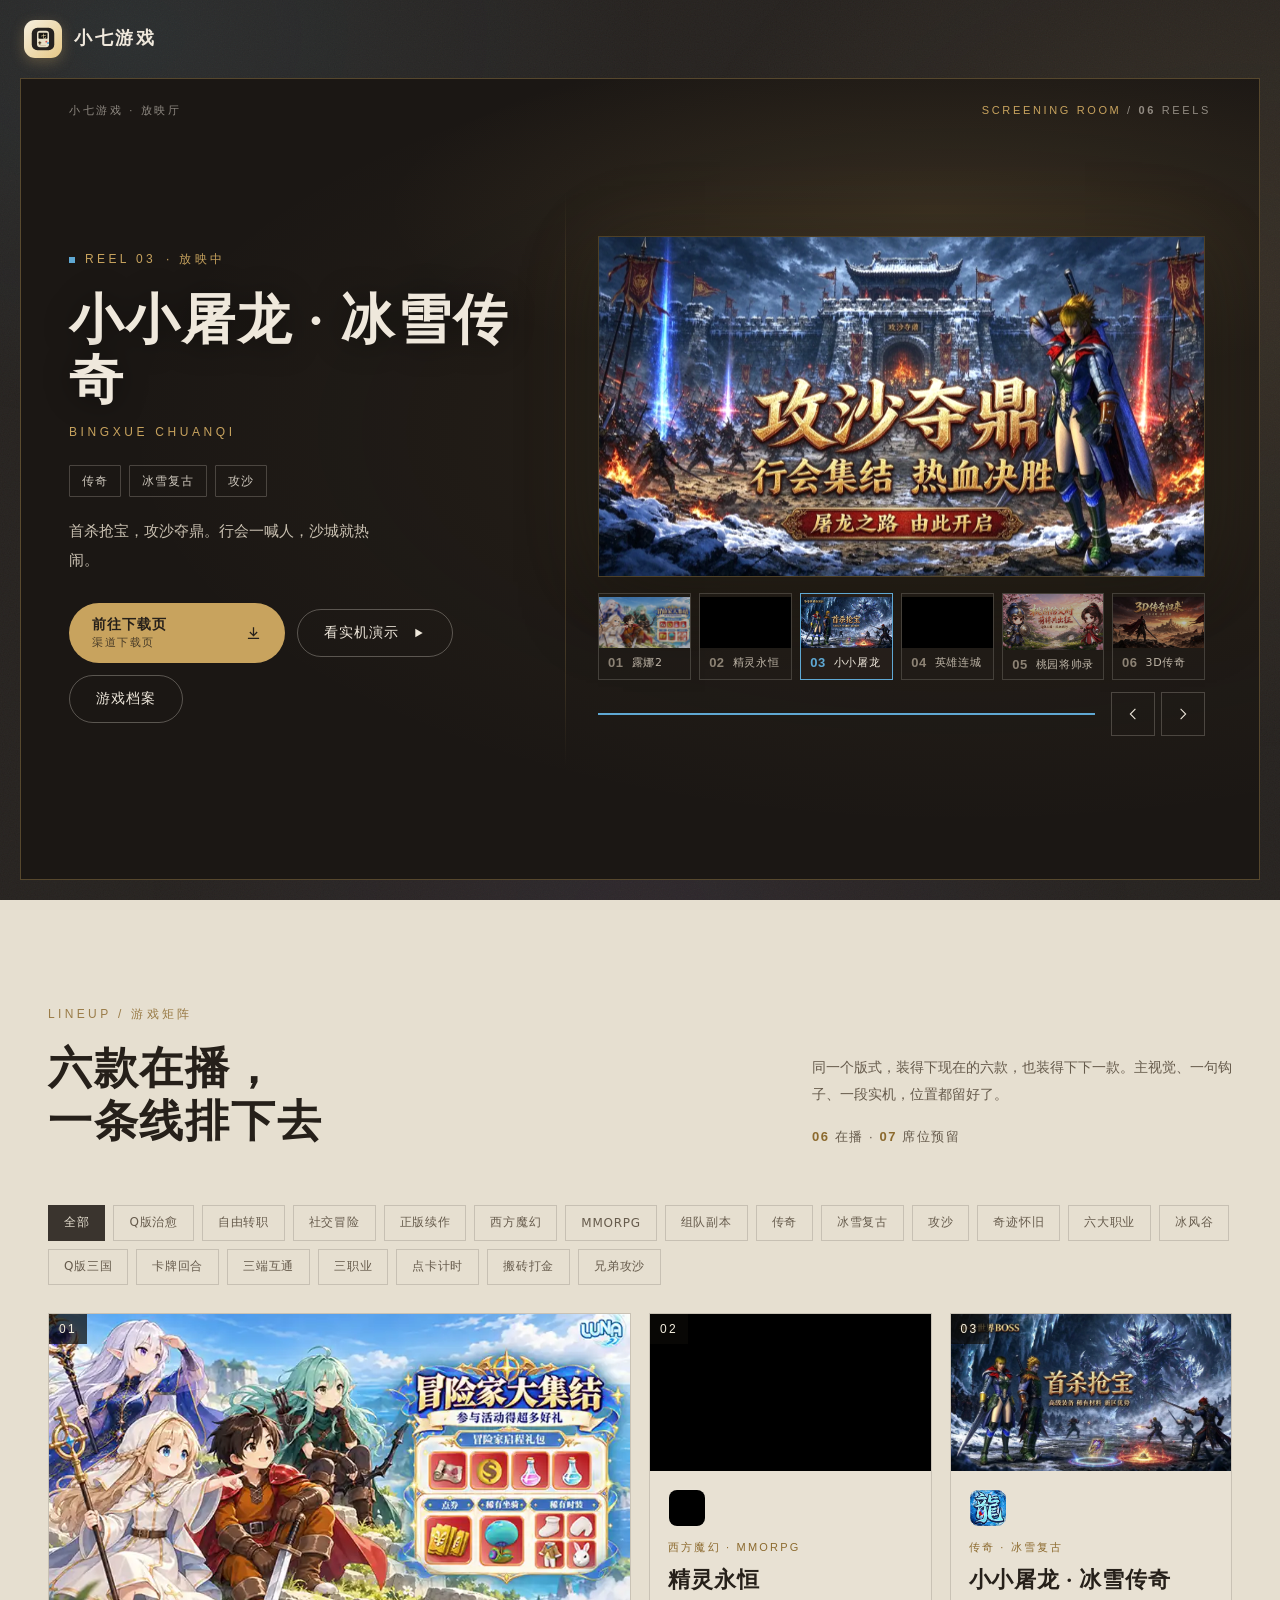
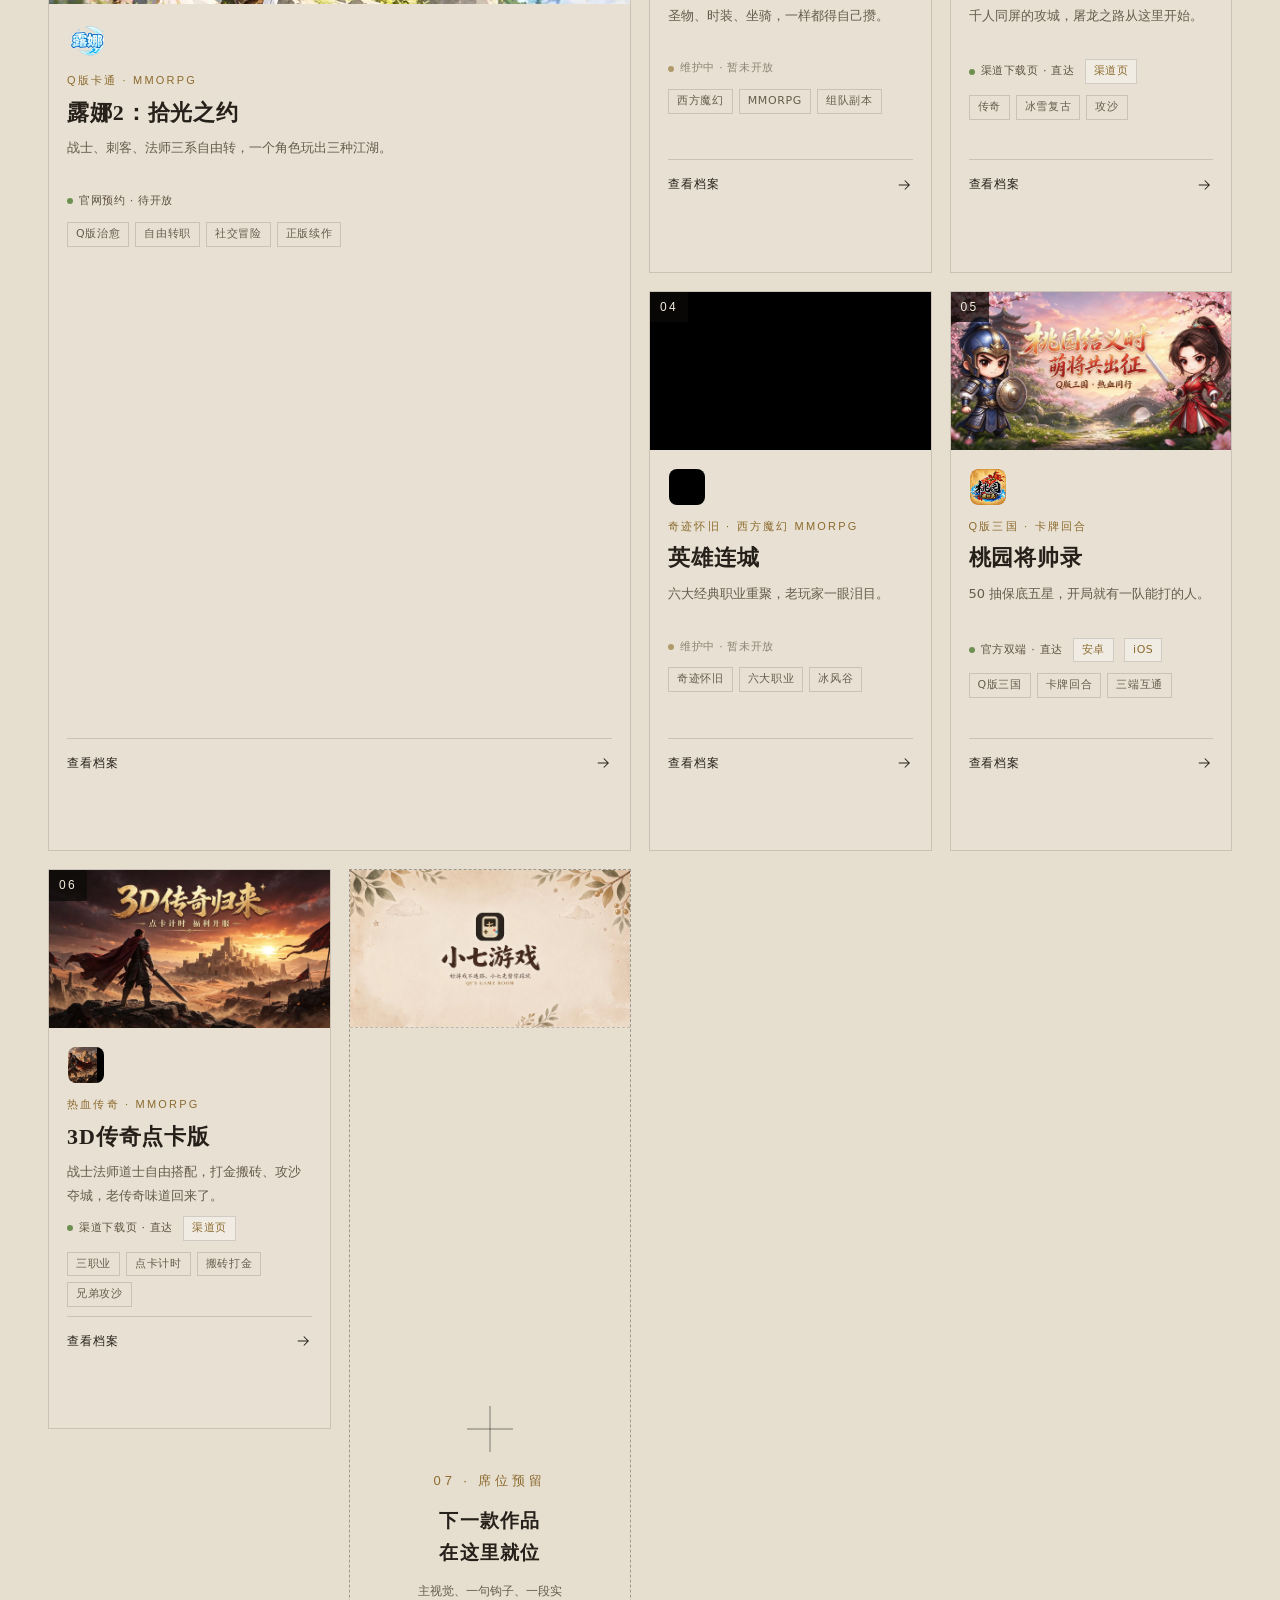
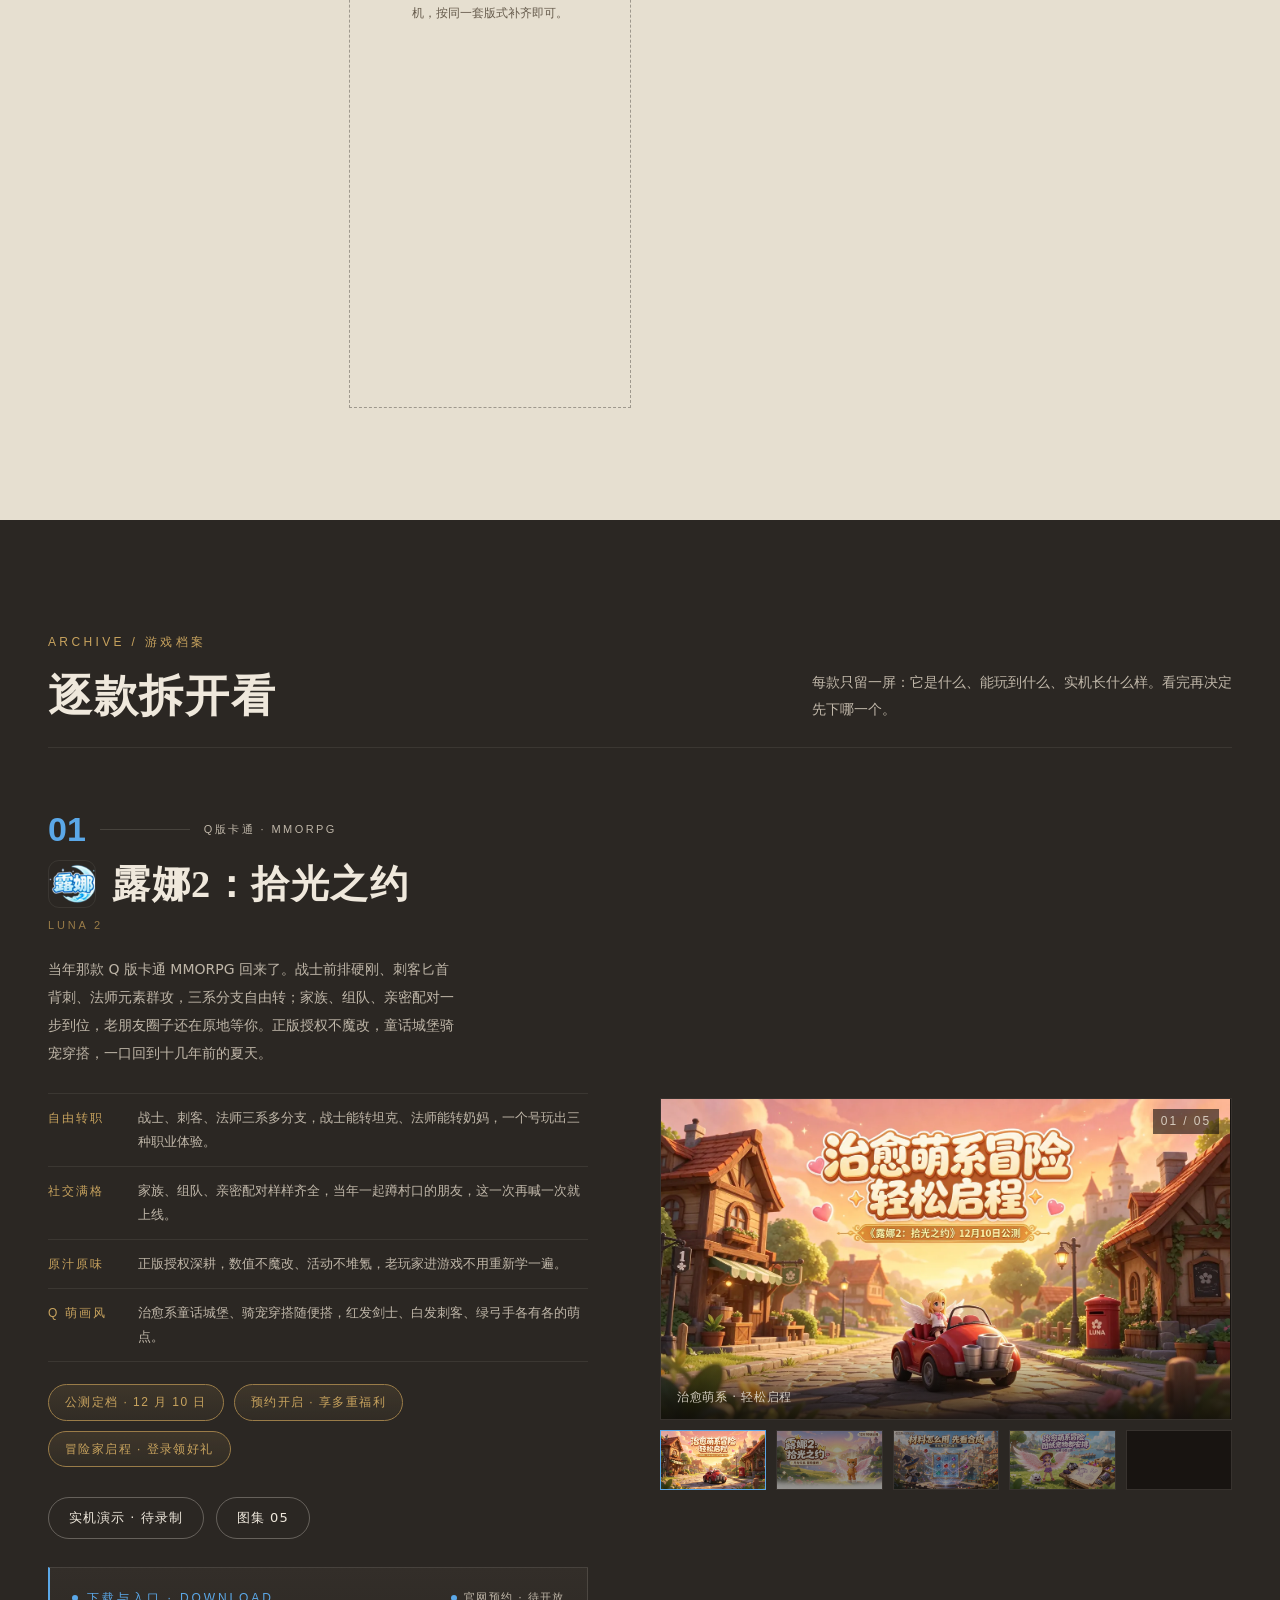
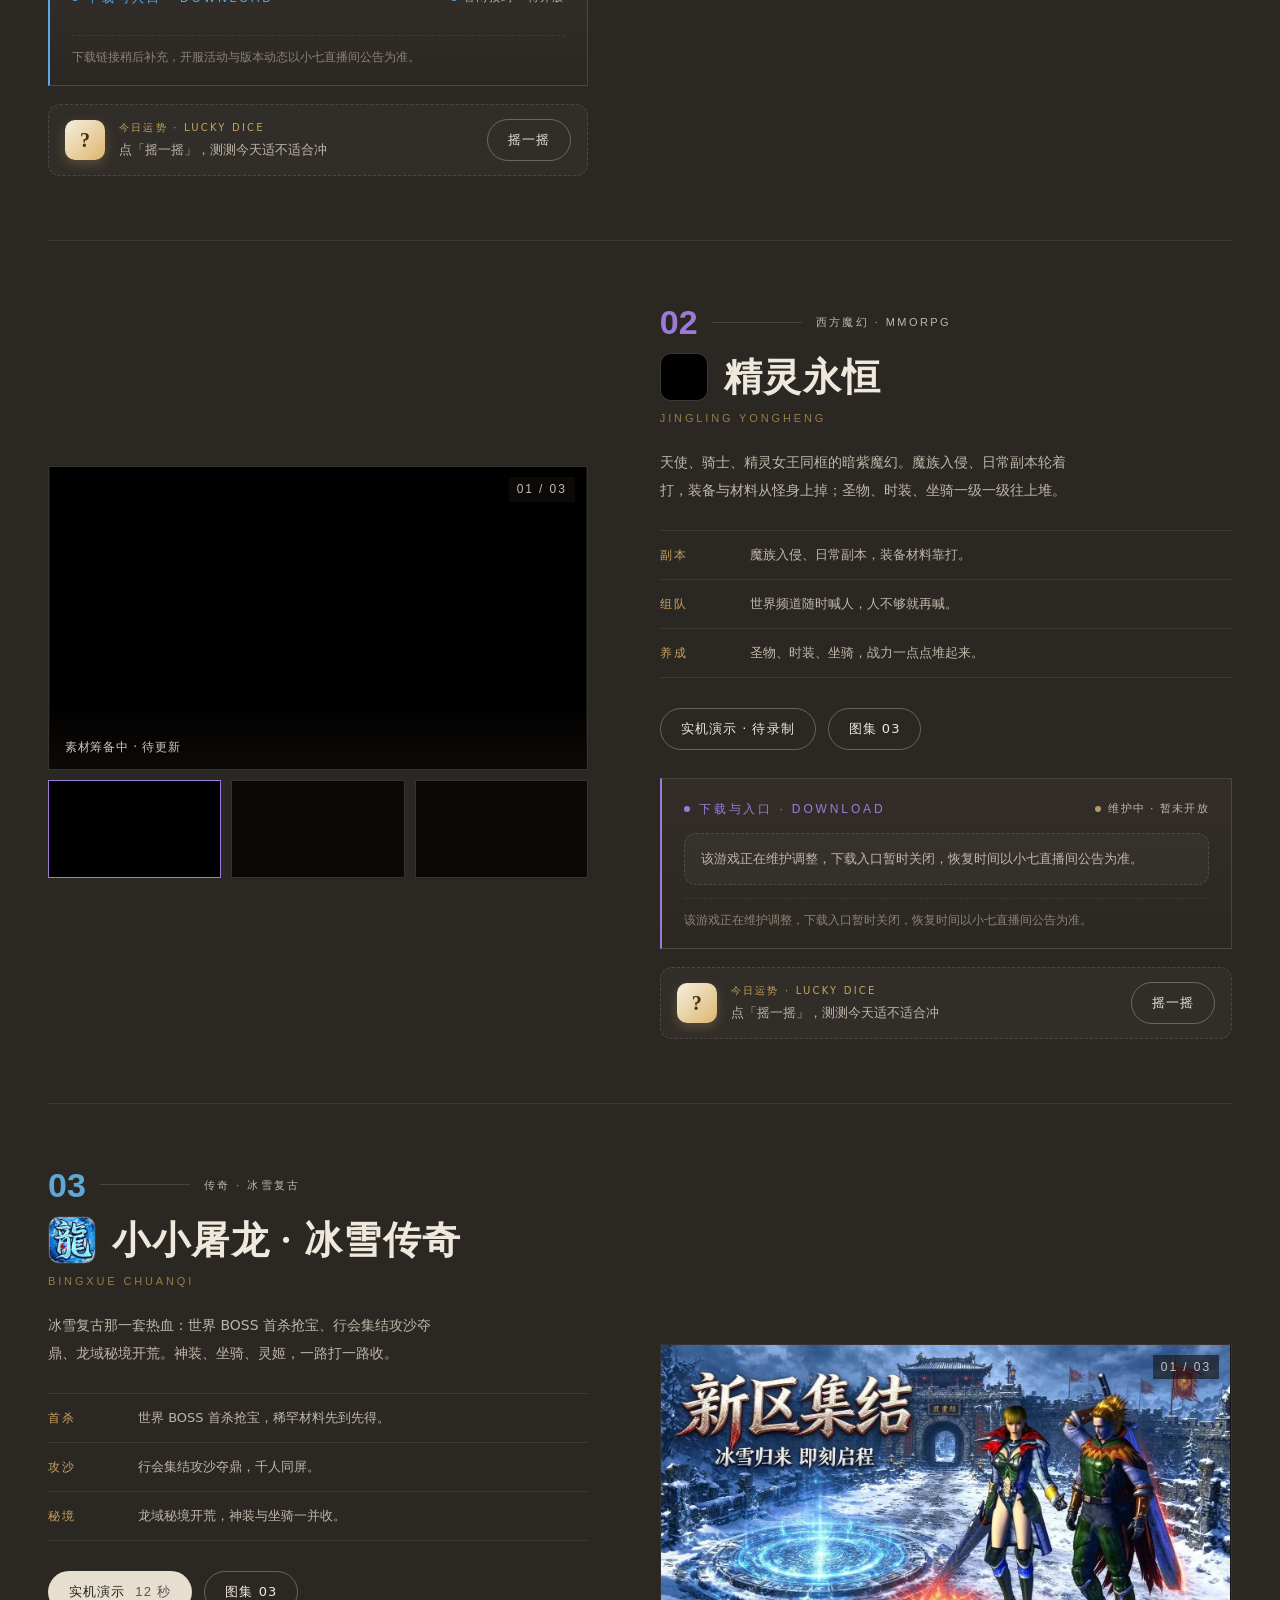
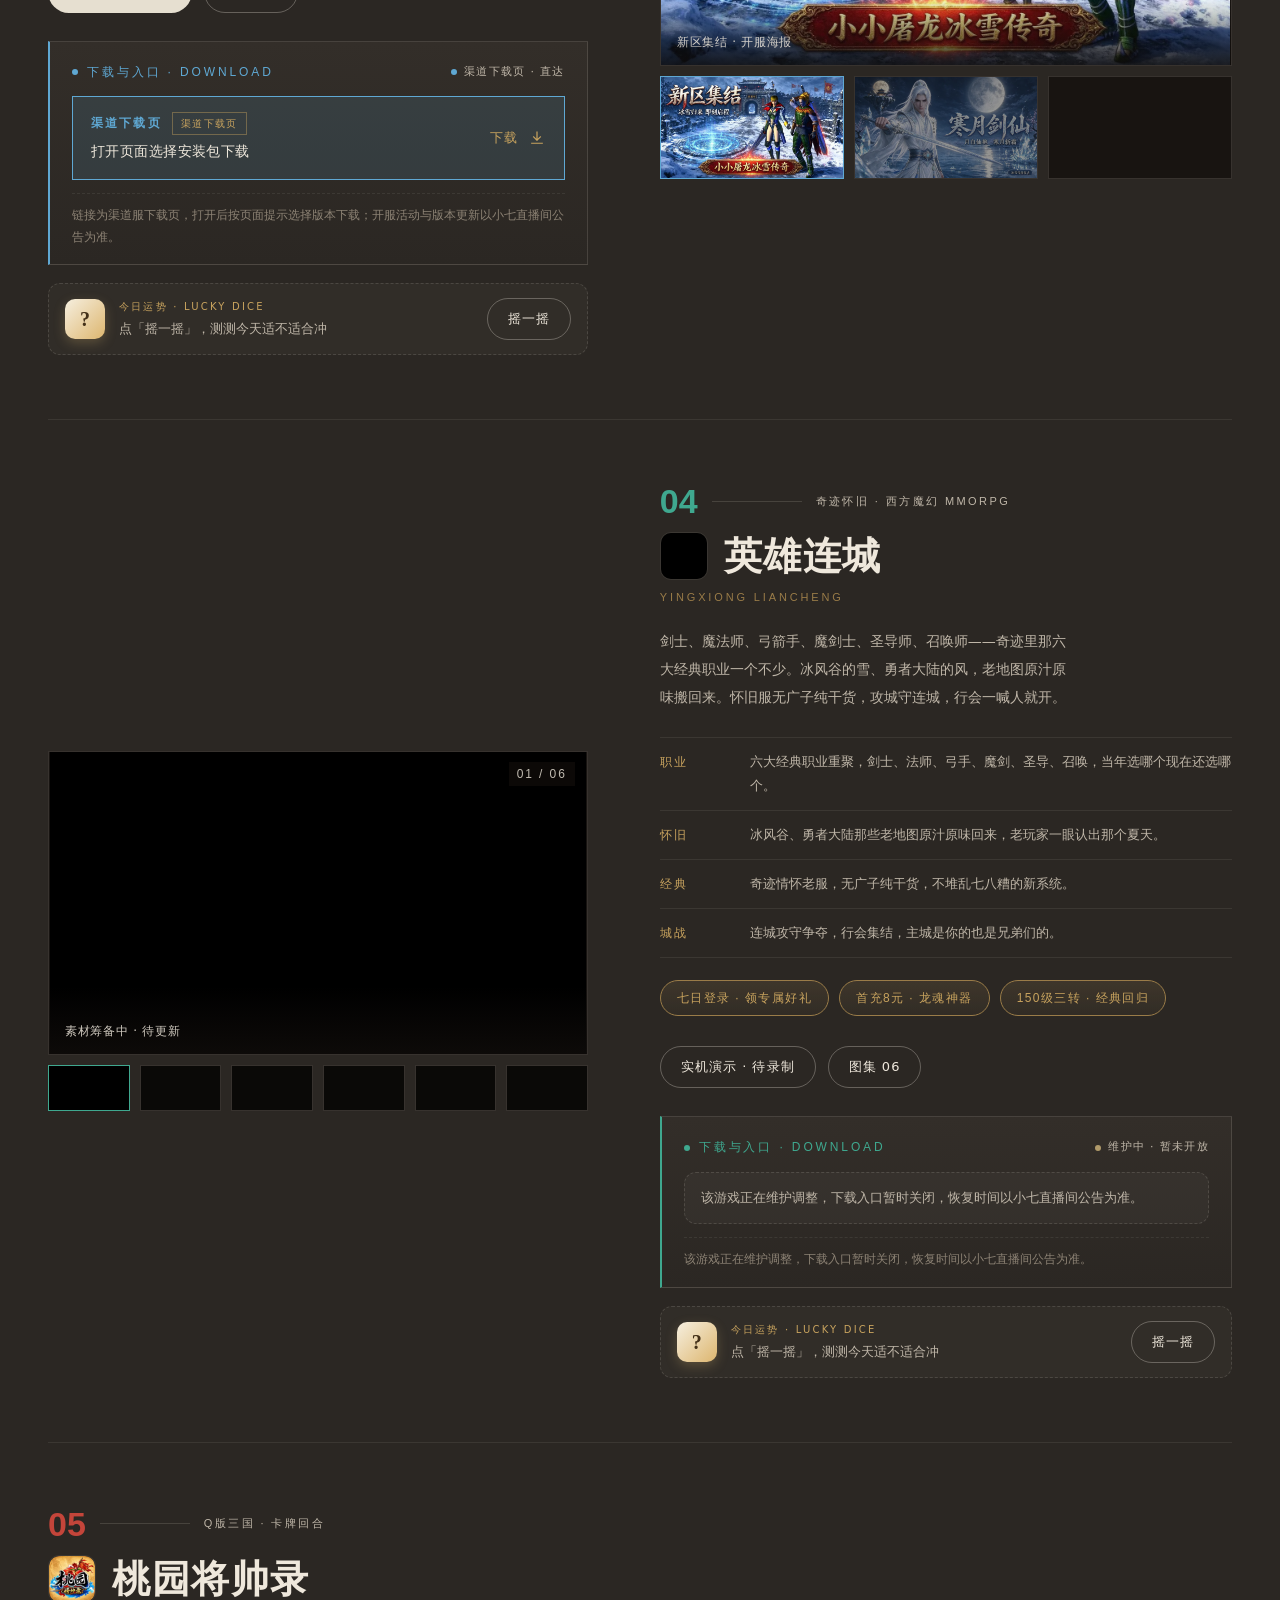
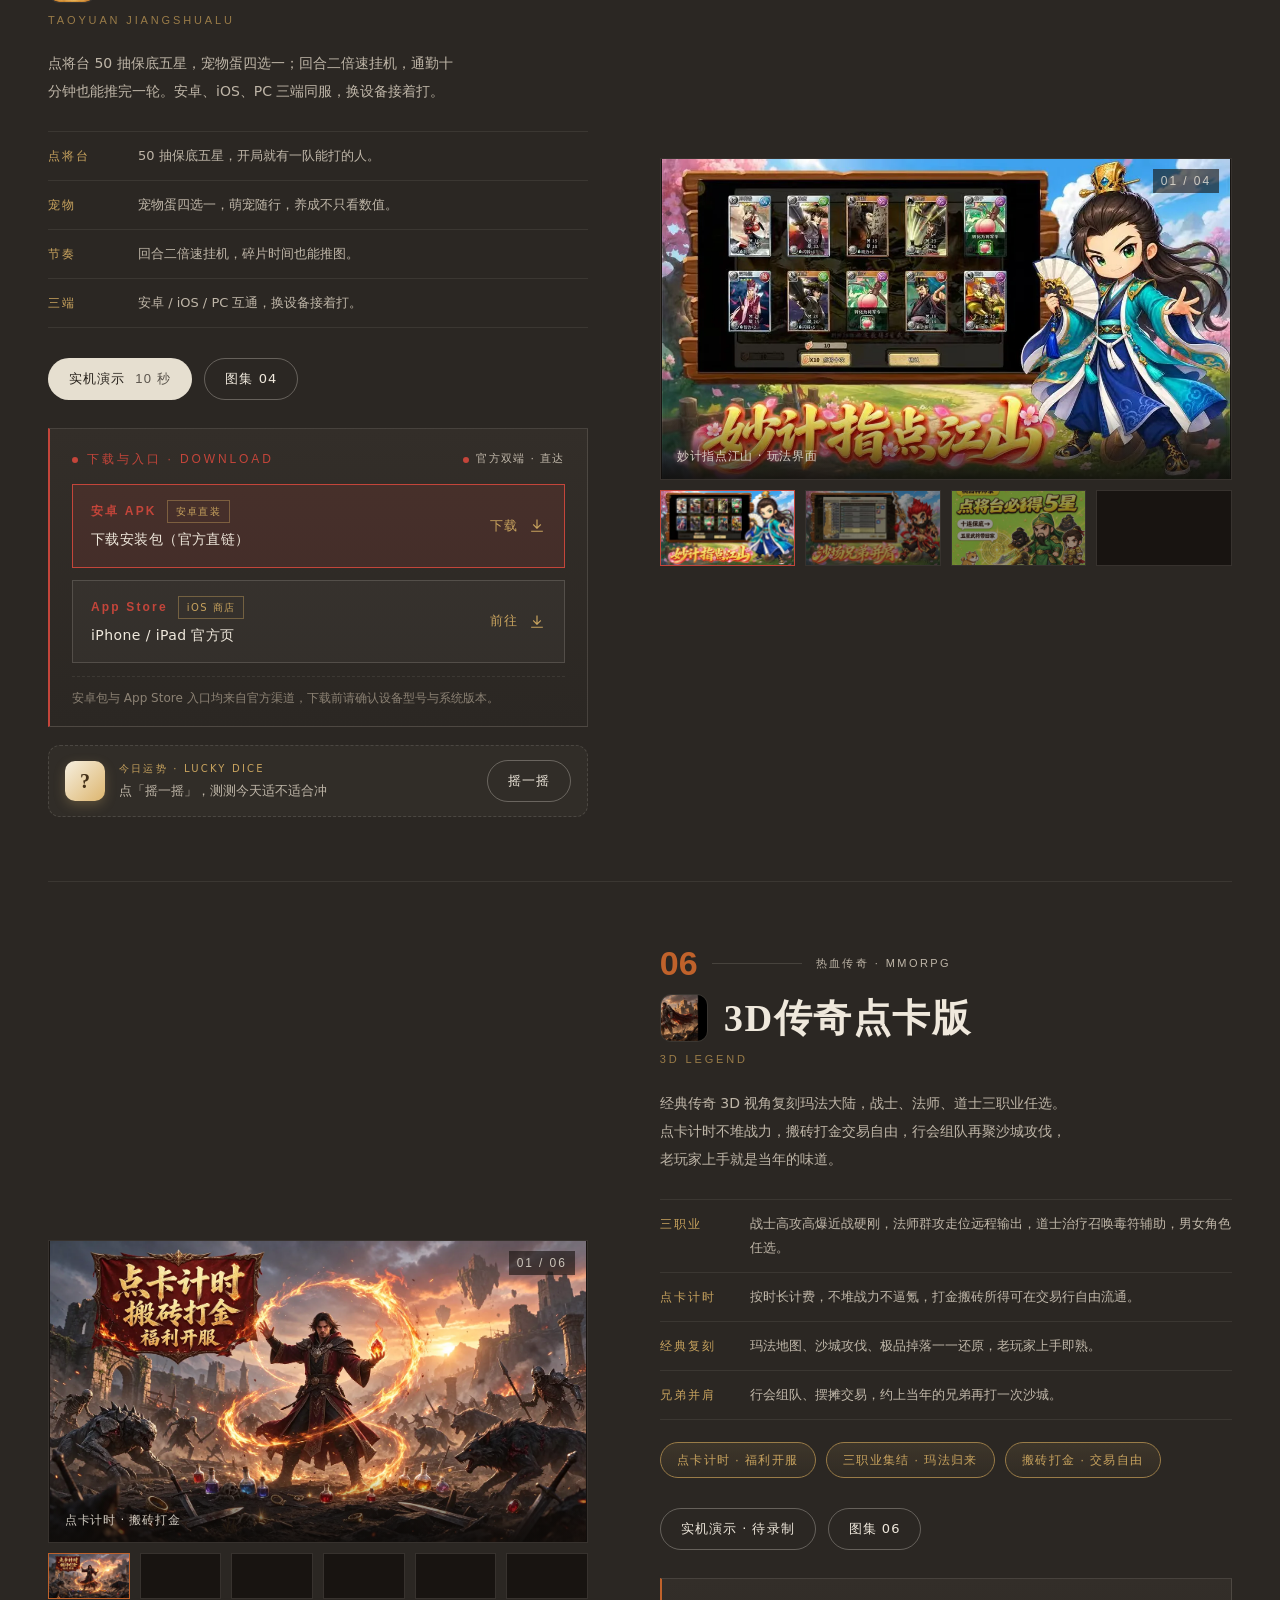
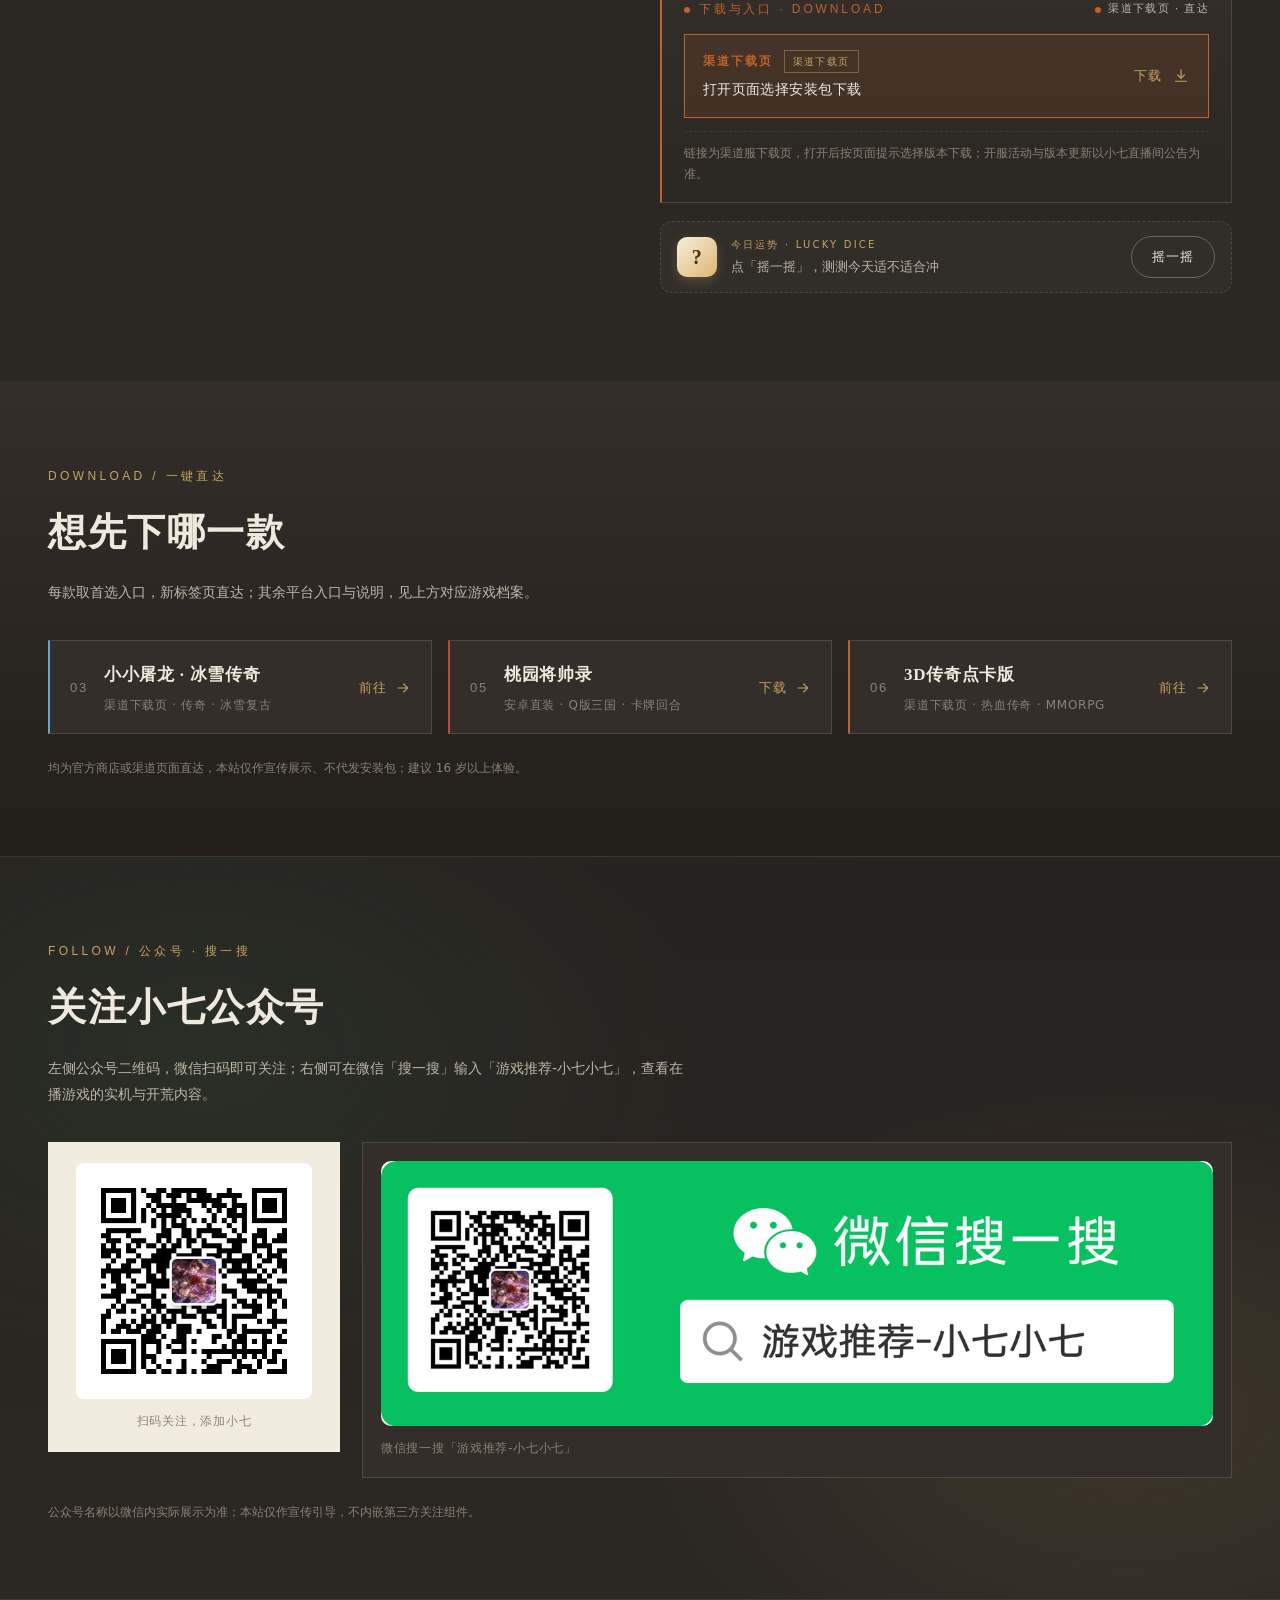
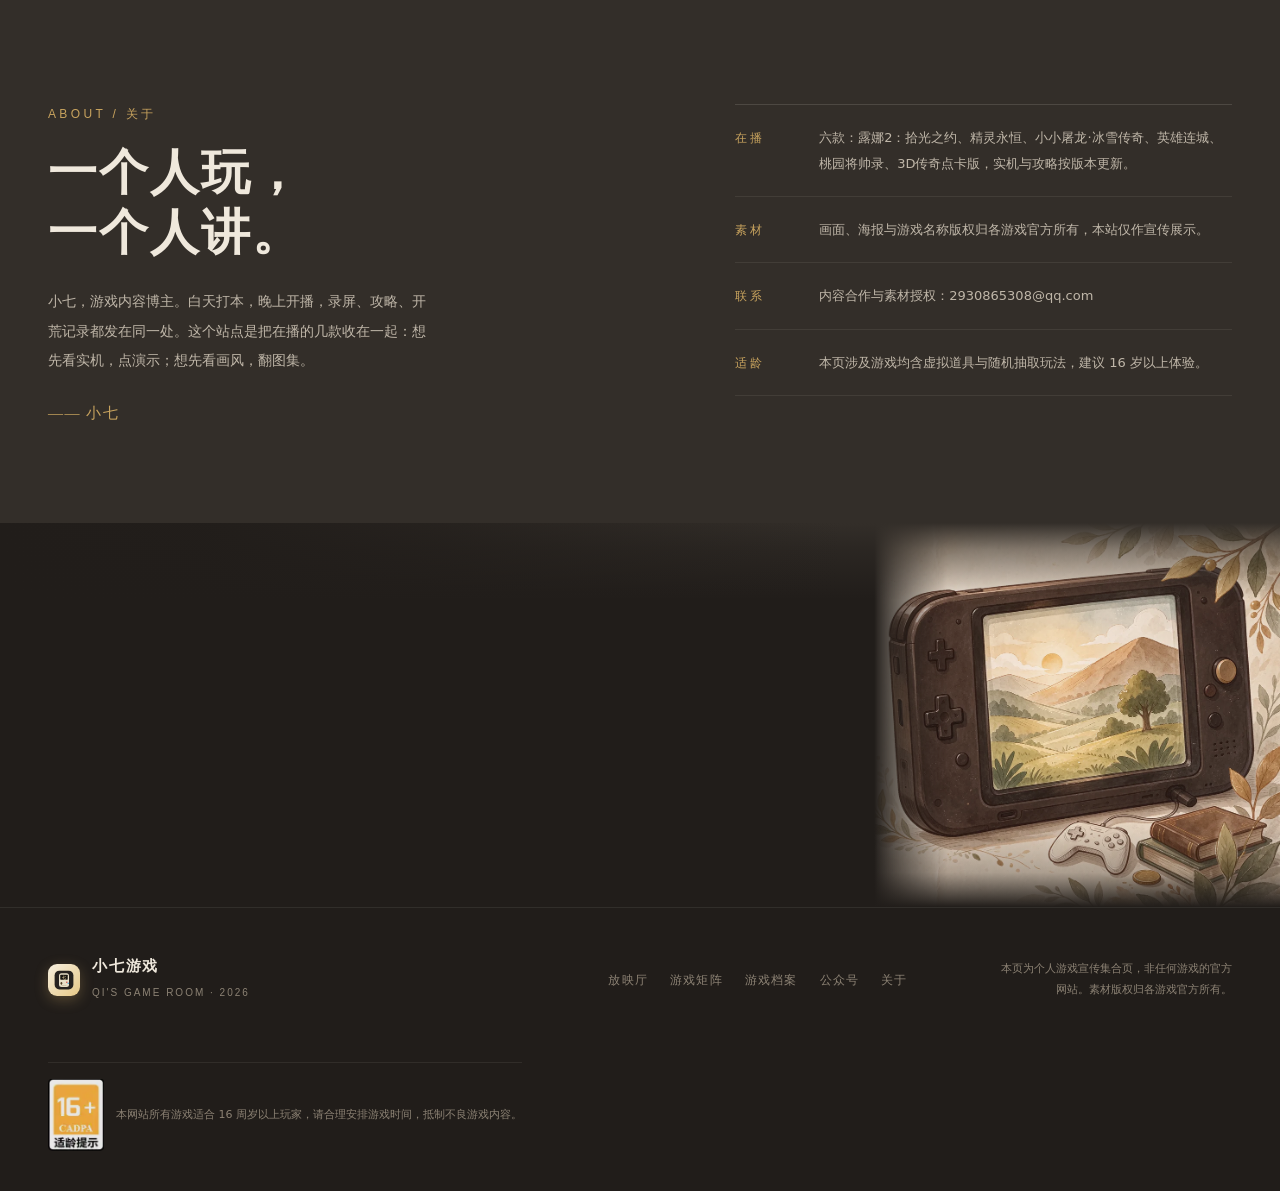
<file: index.html>
<!DOCTYPE html>
<html lang="zh-CN">
<head>
<meta charset="UTF-8">
<meta name="viewport" content="width=device-width, initial-scale=1.0">
<title>小七游戏 · 六款在播｜露娜2拾光之约 · 精灵永恒 · 小小屠龙冰雪传奇 · 英雄连城 · 桃园将帅录 · 3D传奇点卡版</title>
<meta name="description" content="小七的游戏放映厅：露娜2：拾光之约、精灵永恒、小小屠龙·冰雪传奇、英雄连城、桃园将帅录、3D传奇点卡版，六款在播游戏的实机演示、海报图集与获取入口。一个页面看全，下一款作品留好了位置。">
<meta name="keywords" content="小七游戏,露娜2拾光之约,精灵永恒,小小屠龙,冰雪传奇,英雄连城,桃园将帅录,手游,实机演示,游戏集合">
<meta name="theme-color" content="#26221F">
<meta property="og:type" content="website">
<meta property="og:title" content="小七游戏 · 六款在播">
<meta property="og:description" content="露娜2：拾光之约、精灵永恒、小小屠龙·冰雪传奇、英雄连城、桃园将帅录，实机演示与海报图集一站看完。">
<meta property="og:image" content="assets/img/brand-card.webp">
<meta property="og:image:width" content="1200">
<meta property="og:image:height" content="675">
<meta property="og:locale" content="zh_CN">
<meta property="og:url" content="https://xqsy77.com/">
<link rel="canonical" href="https://xqsy77.com/">
<meta name="robots" content="index,follow,max-image-preview:large">
<meta name="format-detection" content="telephone=no">
<meta name="baidu-site-verification" content="codeva-enFO51wfS7" />
<link rel="icon" type="image/svg+xml" href="assets/logo.svg">
<link rel="stylesheet" href="assets/site.css">
</head>
<body>
<div class="read-progress" aria-hidden="true"><i id="readBar"></i></div>
<a class="skip-link" href="#main">跳到主要内容</a>

<header class="site-head" id="head">
  <div class="head-inner">
    <a class="brand" href="#top" aria-label="小七游戏 首页">
      <span class="brand-mark" aria-hidden="true"><svg class="brand-ico" viewBox="0 0 64 64"><rect x="2" y="2" width="60" height="60" rx="15" fill="#26221F"/><rect x="16" y="10" width="32" height="44" rx="8" fill="#E8DFC8"/><rect x="20" y="15" width="24" height="16" rx="2" fill="#1A1712"/><text x="32" y="28" text-anchor="middle" font-family="serif" font-weight="900" font-size="14" fill="#E8D5A8">七</text><g fill="#433018"><rect x="22" y="38" width="3" height="9" rx="1"/><rect x="19.5" y="40.5" width="8" height="3" rx="1"/></g><circle cx="41" cy="39" r="2.6" fill="#D9534F"/><circle cx="45.5" cy="42.5" r="2.6" fill="#4A9FD8"/><rect x="24" y="48.5" width="16" height="1.5" rx="0.75" fill="#433018" opacity=".3"/></svg></span>
      <span class="brand-text">小七游戏</span>
    </a>
  </div>
</header>

<main id="main">

  <!-- ===== 放映厅：主视觉 ===== -->
  <section class="screening" id="screening" aria-label="在播游戏主视觉">
    <div class="frame">
      <div class="stage" id="stage" aria-hidden="true"></div>
      <p class="corner tl">小七游戏 · 放映厅</p>
      <p class="corner tr"><span>SCREENING ROOM</span> / <b id="cornerCount">03</b> REELS</p>

      <div class="copy" id="heroCopy">
        <p class="eyebrow"><span class="dot" aria-hidden="true"></span><span id="reelNo">REEL 01</span> · 放映中</p>
        <h1 id="heroTitle">桃园将帅录</h1>
        <p class="latin" id="heroLatin">TAOYUAN JIANGSHUALU</p>
        <ul class="tags" id="heroTags" aria-label="游戏标签"></ul>
        <p class="hook" id="heroHook"></p>
        <div class="cta-row">
          <button class="btn solid dl-hero" type="button" data-act="download" id="heroDlBtn">
            <span class="dl-hero-text"><b id="heroDlMain">立即下载</b><small id="heroDlSub">下载入口</small></span>
            <svg viewBox="0 0 24 24" aria-hidden="true"><path d="M12 4v11m0 0l-4.5-4.5M12 15l4.5-4.5M5 19h14"/></svg>
          </button>
          <button class="btn ghost" type="button" data-act="video">
            <span>看实机演示</span>
            <svg viewBox="0 0 24 24" aria-hidden="true"><path d="M8 5.5v13l11-6.5z"></path></svg>
          </button>
          <button class="btn ghost" type="button" data-act="archive">游戏档案</button>
        </div>
      </div>

      <div class="reel-strip">
        <div class="strip-track" id="stripTrack" aria-label="切换游戏"></div>
        <div class="strip-foot">
          <div class="progress" id="progress" aria-hidden="true"><i id="progressBar"></i></div>
          <div class="strip-nav">
            <button class="nav-btn" id="prevBtn" type="button" aria-label="上一部">
              <svg viewBox="0 0 24 24" aria-hidden="true"><path d="M15 5l-7 7 7 7"></path></svg>
            </button>
            <button class="nav-btn" id="nextBtn" type="button" aria-label="下一部">
              <svg viewBox="0 0 24 24" aria-hidden="true"><path d="M9 5l7 7-7 7"></path></svg>
            </button>
          </div>
        </div>
      </div>
    </div>
  </section>

  <!-- ===== 游戏矩阵：纸质图录 ===== -->
  <section class="lineup" id="lineup" aria-label="游戏矩阵">
    <div class="wrap">
      <header class="sec-head">
        <div>
          <p class="eyebrow dark">LINEUP / 游戏矩阵</p>
          <h2>六款在播，<br>一条线排下去</h2>
        </div>
        <div class="sec-side">
          <p class="lede">同一个版式，装得下现在的六款，也装得下下一款。主视觉、一句钩子、一段实机，位置都留好了。</p>
          <p class="side-note"><b id="lineupCount">03</b> 在播 · <b id="seatCount">04</b> 席位预留</p>
        </div>
      </header>
      <div class="filter-row" id="filterChips" role="group" aria-label="按类型筛选"></div>
      <div class="cards" id="cards"></div>
    </div>
  </section>

  <!-- ===== 游戏档案 ===== -->
  <section class="archive" id="archive" aria-label="游戏档案">
    <div class="wrap">
      <header class="sec-head light">
        <div>
          <p class="eyebrow">ARCHIVE / 游戏档案</p>
          <h2>逐款拆开看</h2>
        </div>
        <div class="sec-side">
          <p class="lede">每款只留一屏：它是什么、能玩到什么、实机长什么样。看完再决定先下哪一个。</p>
        </div>
      </header>
      <div id="dossiers"></div>
    </div>
  </section>

  <!-- ===== 收尾下载带：由 GAMES 数组自动生成 ===== -->
  <section class="dl-band" id="downloads" aria-label="全部游戏下载入口">
    <div class="wrap">
      <header class="dl-band-head">
        <p class="eyebrow">DOWNLOAD / 一键直达</p>
        <h2>想先下哪一款</h2>
        <p class="dl-band-lede">每款取首选入口，新标签页直达；其余平台入口与说明，见上方对应游戏档案。</p>
      </header>
      <div class="dl-band-grid" id="dlBand"></div>
      <p class="dl-band-note">均为官方商店或渠道页面直达，本站仅作宣传展示、不代发安装包；建议 16 岁以上体验。</p>
    </div>
  </section>

  <!-- ===== 微信公众号（固定品牌板块，不进入 GAMES 数组） ===== -->
  <section class="wechat" id="wechat" aria-label="公众号关注与搜一搜引导">
    <div class="wrap">
      <header class="wx-head">
        <p class="eyebrow">FOLLOW / 公众号 · 搜一搜</p>
        <h2>关注小七公众号</h2>
        <p class="wx-lede">左侧公众号二维码，微信扫码即可关注；右侧可在微信「搜一搜」输入「游戏推荐-小七小七」，查看在播游戏的实机与开荒内容。</p>
      </header>
      <div class="wx-grid">
        <figure class="wx-card qr-card">
          <img class="qr-img" src="assets/wechat/wx-official-qr.webp" alt="小七游戏公众号二维码，扫码关注，添加小七" loading="lazy" decoding="async">
          <figcaption>扫码关注，添加小七</figcaption>
        </figure>
        <figure class="wx-card promo-card">
          <img src="assets/wechat/wx-scan-standard.webp" alt="微信搜一搜游戏推荐-小七小七官方联合传播物料" loading="lazy" decoding="async">
          <figcaption>微信搜一搜「游戏推荐-小七小七」</figcaption>
        </figure>
      </div>
      <p class="wx-note">公众号名称以微信内实际展示为准；本站仅作宣传引导，不内嵌第三方关注组件。</p>
    </div>
  </section>

  <!-- ===== 关于 ===== -->
  <section class="about" id="about" aria-label="关于小七游戏">
    <div class="wrap about-grid">
      <div class="about-copy">
        <p class="eyebrow">ABOUT / 关于</p>
        <h2>一个人玩，<br>一个人讲。</h2>
        <p class="about-lede">小七，游戏内容博主。白天打本，晚上开播，录屏、攻略、开荒记录都发在同一处。这个站点是把在播的几款收在一起：想先看实机，点演示；想先看画风，翻图集。</p>
        <p class="about-sign">—— 小七</p>
      </div>
      <ul class="notes">
        <li><b>在播</b><span>六款：露娜2：拾光之约、精灵永恒、小小屠龙·冰雪传奇、英雄连城、桃园将帅录、3D传奇点卡版，实机与攻略按版本更新。</span></li>
        <li><b>素材</b><span>画面、海报与游戏名称版权归各游戏官方所有，本站仅作宣传展示。</span></li>
        <li><b>联系</b><span>内容合作与素材授权：2930865308@qq.com</span></li>
        <li><b>适龄</b><span>本页涉及游戏均含虚拟道具与随机抽取玩法，建议 16 岁以上体验。</span></li>
      </ul>
    </div>
  </section>

  <!-- ===== 品牌尾景：页脚上方的收尾横幅 ===== -->
  <div class="brand-scene" aria-hidden="true">
    <img src="assets/img/brand-scene.webp" alt="" loading="lazy" decoding="async">
  </div>
</main>

<footer class="site-foot">
  <div class="wrap foot-grid">
    <div class="foot-brand">
      <span class="brand-mark small" aria-hidden="true"><svg class="brand-ico" viewBox="0 0 64 64"><rect x="2" y="2" width="60" height="60" rx="15" fill="#26221F"/><rect x="16" y="10" width="32" height="44" rx="8" fill="#E8DFC8"/><rect x="20" y="15" width="24" height="16" rx="2" fill="#1A1712"/><text x="32" y="28" text-anchor="middle" font-family="serif" font-weight="900" font-size="14" fill="#E8D5A8">七</text><g fill="#433018"><rect x="22" y="38" width="3" height="9" rx="1"/><rect x="19.5" y="40.5" width="8" height="3" rx="1"/></g><circle cx="41" cy="39" r="2.6" fill="#D9534F"/><circle cx="45.5" cy="42.5" r="2.6" fill="#4A9FD8"/><rect x="24" y="48.5" width="16" height="1.5" rx="0.75" fill="#433018" opacity=".3"/></svg></span>
      <div>
        <p>小七游戏</p>
        <span>QI'S GAME ROOM · 2026</span>
      </div>
    </div>
    <nav class="foot-nav" aria-label="页脚导航">
      <a href="#screening">放映厅</a>
      <a href="#lineup">游戏矩阵</a>
      <a href="#archive">游戏档案</a>
      <a href="#wechat">公众号</a>
      <a href="#about">关于</a>
    </nav>
    <p class="foot-note">本页为个人游戏宣传集合页，非任何游戏的官方网站。素材版权归各游戏官方所有。</p>
    <div class="foot-age"><img src="assets/img/age-16.webp" alt="适龄提示 16+ CADPA"><span>本网站所有游戏适合 16 周岁以上玩家，请合理安排游戏时间，抵制不良游戏内容。</span></div>
  </div>
</footer>

<!-- ===== 弹层 ===== -->
<div class="modal" id="modal" role="dialog" aria-modal="true" aria-hidden="true">
  <div class="modal-mask" data-close></div>
  <div class="modal-panel">
    <header class="modal-head">
      <div>
        <p class="m-eyebrow" id="mEyebrow">实机演示</p>
        <h3 id="mTitle">标题</h3>
      </div>
      <button class="m-close" type="button" data-close aria-label="关闭">
        <svg viewBox="0 0 24 24" aria-hidden="true"><path d="M6 6l12 12M18 6L6 18"></path></svg>
      </button>
    </header>
    <div class="m-body" id="mBody"></div>
  </div>
</div>

<div class="toast" id="toast" role="status" aria-live="polite"></div>

<script src="assets/site.js"></script>
</body>
</html>
</file>
<file: assets/site.css>
/* ============================================================
   小七游戏 · 游戏集合站
   结构：放映厅（深色） / 游戏矩阵（纸色） / 游戏档案（深色） / 关于
   签名：35mm 片门框 + 片孔 + 放映进度条
   ============================================================ */

:root{
  --bg:#26221F;
  --bg2:#2B2723;
  --bg3:#332E29;
  --bg-elev:#3A342E;
  --ink:#EFE8DC;
  --ink2:#BFB6A8;
  --ink3:#8C8274;
  --brass:#C8A35E;
  --brass-dim:#9A7C48;
  --line:rgba(239,232,220,.14);
  --line-soft:rgba(239,232,220,.08);
  --paper:#E6DFD0;
  --paper2:#F2ECDF;
  --paper-ink:#26201A;
  --paper-ink2:#665B4C;
  --paper-line:rgba(38,32,26,.16);
  --accent:#C8A35E;
  --serif:"Noto Serif SC","Source Han Serif SC","Songti SC","STSong","Microsoft YaHei",serif;
  --sans:"Noto Sans SC","Source Han Sans SC","PingFang SC","Microsoft YaHei",system-ui,sans-serif;
  --cond:"Arial Narrow","Arial","Noto Sans SC","Microsoft YaHei",sans-serif;
  --head-h:78px;
  --ease:cubic-bezier(.22,1,.36,1);
}

*{margin:0;padding:0;box-sizing:border-box}
html{-webkit-text-size-adjust:100%;scroll-behavior:smooth;background:var(--bg)}
body{
  background:transparent;
  color:var(--ink);
  font-family:var(--sans);
  font-weight:300;
  line-height:1.7;
  -webkit-font-smoothing:antialiased;
  overflow-x:hidden;
}
/* 背景装饰：极淡暖色光晕团 + 胶片颗粒，不抢内容 */
body::before{
  content:"";position:fixed;inset:0;z-index:-1;pointer-events:none;
  background:
    radial-gradient(820px 600px at 10% 4%, rgba(95,168,211,.09), transparent 65%),
    radial-gradient(900px 720px at 96% 32%, rgba(200,163,94,.10), transparent 65%),
    radial-gradient(760px 640px at 50% 102%, rgba(156,123,216,.07), transparent 66%);
}
body::after{
  content:"";position:fixed;inset:0;z-index:-1;pointer-events:none;opacity:.05;
  background-image:url("data:image/svg+xml,%3Csvg xmlns='http://www.w3.org/2000/svg' width='220' height='220'%3E%3Cfilter id='n'%3E%3CfeTurbulence type='fractalNoise' baseFrequency='0.85' numOctaves='2' stitchTiles='stitch'/%3E%3C/filter%3E%3Crect width='220' height='220' filter='url(%23n)'/%3E%3C/svg%3E");
}
img{display:block;max-width:100%}
a{color:inherit;text-decoration:none}
button{font-family:inherit;color:inherit;background:none;border:none;cursor:pointer}
ul,dl{list-style:none}
section{scroll-margin-top:var(--head-h)}
.wrap{max-width:1380px;margin:0 auto;padding:0 48px}
.skip-link{position:absolute;left:-9999px;top:0;z-index:9999;background:var(--paper);color:var(--paper-ink);padding:10px 18px}
.skip-link:focus{left:12px;top:12px}
::selection{background:var(--brass);color:#120F0A}
a:focus-visible,button:focus-visible{outline:2px solid var(--brass);outline-offset:3px}

.eyebrow{
  font-family:var(--cond);
  font-size:12px;
  letter-spacing:.28em;
  text-transform:uppercase;
  color:var(--brass);
  display:flex;align-items:center;gap:10px;
}
.eyebrow .dot{width:6px;height:6px;background:var(--accent);display:block;flex:none}
.eyebrow.dark{color:var(--brass-dim)}

/* ================= 顶栏 ================= */
.site-head{
  position:fixed;inset:0 0 auto 0;z-index:200;height:var(--head-h);
  background:transparent;
  transition:background .3s ease,border-color .3s ease;
  border-bottom:1px solid transparent;
}
.site-head.scrolled{background:rgba(38,34,31,.68);backdrop-filter:blur(18px) saturate(1.2);-webkit-backdrop-filter:blur(18px) saturate(1.2);border-bottom-color:var(--line-soft)}
.head-inner{
  height:100%;display:flex;align-items:center;gap:32px;
  padding:0 32px;max-width:1600px;margin:0 auto;
}

.brand{display:flex;align-items:center;gap:12px;flex:none}
.brand-mark{
  width:38px;height:38px;border-radius:11px;display:grid;place-items:center;
  background:linear-gradient(135deg,#F6EFDF 0%,#E6C886 100%);
  font-family:var(--serif);font-weight:900;font-size:19px;color:#433018;
  line-height:1;box-shadow:0 4px 14px rgba(221,182,111,.28);
  animation:brand-glow 2.2s ease-in-out infinite;
}
@keyframes brand-glow{
  0%,100%{box-shadow:0 4px 14px rgba(221,182,111,.28),0 0 0 0 rgba(232,213,168,.45);transform:scale(1)}
  50%{box-shadow:0 4px 18px rgba(221,182,111,.45),0 0 18px 4px rgba(232,213,168,.55);transform:scale(1.06)}
}
@media (prefers-reduced-motion: reduce){.brand-mark{animation:none}}
.brand-mark.small{width:32px;height:32px;font-size:16px;border-radius:9px}
.brand-ico{width:24px;height:24px;display:block}
.brand-mark.small .brand-ico{width:20px;height:20px}
.brand-text{font-family:var(--serif);font-weight:700;font-size:18px;letter-spacing:.14em;line-height:1.2}

/* ================= 放映厅 ================= */
.screening{padding:var(--head-h) 20px 20px;background:transparent}
.frame{
  position:relative;overflow:hidden;
  height:calc(100vh - var(--head-h) - 20px);
  min-height:640px;max-height:1040px;
  border:1px solid rgba(200,163,94,.34);
  background:
    radial-gradient(110% 80% at 76% 44%,rgba(200,163,94,.075),transparent 62%),
    #1B1714;
  display:grid;
  grid-template-columns:minmax(360px,42%) 1fr;
  grid-template-rows:auto auto;
  grid-template-areas:"copy stage" "copy strip";
  align-content:center;
  gap:0 52px;
  padding:44px 54px 30px 48px;
}
.frame::before{
  content:"";position:absolute;left:calc(42% + 24px);top:14%;bottom:14%;width:1px;
  background:linear-gradient(180deg,transparent,rgba(200,163,94,.22) 20%,rgba(200,163,94,.22) 80%,transparent);
  pointer-events:none;
}
.frame::after{
  content:"";position:absolute;z-index:0;left:0;right:0;top:-8%;height:58%;
  background:radial-gradient(62% 52% at 74% 42%,rgba(200,163,94,.12),transparent 72%);
  pointer-events:none;transform:translateY(var(--par,0px));
}
.stage{
  grid-area:stage;position:relative;z-index:1;width:100%;aspect-ratio:16/9;
  background:#100D0B;border:1px solid rgba(200,163,94,.34);
  box-shadow:0 0 80px rgba(200,163,94,.10),0 30px 70px rgba(0,0,0,.42);
}
.shot{position:absolute;inset:0;opacity:0;transform:translateX(3.5%) scale(1.02);transition:opacity .8s var(--ease),transform .8s var(--ease);overflow:hidden}
.shot.active{opacity:1;transform:none}
.shot.leaving{opacity:0;transform:translateX(-3.5%) scale(1.02)}
.shot img{width:100%;height:100%;object-fit:contain;background:#181411;filter:brightness(.92);will-change:transform}
.shot.active img{animation:screenlight 8s ease-out forwards}
@keyframes screenlight{from{filter:brightness(.92);transform:scale(1)}to{filter:brightness(1.04);transform:scale(1.02)}}
.corner{position:absolute;z-index:6;font-family:var(--cond);font-size:11px;letter-spacing:.24em;text-transform:uppercase;color:rgba(239,232,220,.55)}
.corner.tl{top:22px;left:48px}
.corner.tr{top:22px;right:48px;text-align:right}
.corner.tr span{color:var(--brass)}

.copy{
  grid-area:copy;align-self:center;position:relative;z-index:7;
  padding-right:10px;
}
.copy h1{
  font-family:var(--serif);font-weight:900;
  font-size:clamp(34px,4.2vw,60px);line-height:1.12;letter-spacing:.04em;
  margin:20px 0 12px;text-shadow:0 2px 30px rgba(0,0,0,.45);
  overflow-wrap:break-word;
}
.latin{font-family:var(--cond);font-size:12px;letter-spacing:.3em;color:var(--brass);text-transform:uppercase}
.tags{display:flex;flex-wrap:wrap;gap:8px;margin:22px 0 20px}
.tags li{
  font-size:12px;letter-spacing:.08em;color:rgba(239,232,220,.84);
  border:1px solid rgba(239,232,220,.22);padding:5px 12px;
  border-radius:1px;
}
.hook{font-size:15px;line-height:1.95;color:#C9C0B1;max-width:32ch}
.cta-row{display:flex;align-items:center;gap:12px;margin-top:28px;flex-wrap:wrap}

.btn{
  display:inline-flex;align-items:center;justify-content:center;gap:10px;
  padding:14px 26px;font-size:14px;letter-spacing:.08em;
  border:1px solid transparent;border-radius:999px;
  transition:background .22s ease,color .22s ease,border-color .22s ease,transform .22s ease;
}
.btn:active{transform:scale(.96)}
.btn svg{width:16px;height:16px;fill:currentColor;stroke:none}
.btn.solid{background:var(--paper);color:#26201A;font-weight:500}
.btn.solid:hover{background:#fff;transform:translateY(-2px)}
.btn.ghost{border-color:rgba(239,232,220,.3);color:var(--ink)}
.btn.ghost:hover{border-color:var(--brass);background:rgba(200,163,94,.1);transform:translateY(-2px)}
.btn.small{padding:11px 20px;font-size:13px}
/* 首屏主下载按钮：随当前轮播游戏切换 */
.btn.solid.dl-hero{flex-direction:row;justify-content:space-between;gap:14px;min-width:216px;padding:12px 22px;background:var(--brass);color:#26201A;border-color:transparent}
.btn.solid.dl-hero:hover{background:#D4B06E;transform:translateY(-2px)}
/* 主按钮扫光 */
.btn.solid{position:relative;overflow:hidden}
.btn.solid::after{content:"";position:absolute;top:0;bottom:0;left:-70%;width:38%;background:linear-gradient(100deg,transparent,rgba(255,255,255,.4),transparent);transform:skewX(-16deg);transition:left .65s var(--ease);pointer-events:none}
.btn.solid:hover::after{left:140%}
.dl-btn.primary{position:relative;overflow:hidden}
.dl-btn.primary::after{content:"";position:absolute;top:0;bottom:0;left:-70%;width:34%;background:linear-gradient(100deg,transparent,rgba(255,255,255,.22),transparent);transform:skewX(-16deg);transition:left .65s var(--ease);pointer-events:none}
.dl-btn.primary:hover::after{left:140%}
.dl-hero-text{display:flex;flex-direction:column;gap:2px;line-height:1.25;text-align:left}
.dl-hero-text b{font-size:14px;font-weight:600;letter-spacing:.08em}
.dl-hero-text small{font-size:11px;letter-spacing:.14em;opacity:.78}
.dl-hero svg{width:17px;height:17px;fill:none;stroke:#26201A;stroke-width:1.8;stroke-linecap:square;stroke-linejoin:miter;flex:none}

/* 胶片条 */
.reel-strip{
  grid-area:strip;align-self:start;position:relative;z-index:8;
  width:100%;margin-top:16px;
}
.strip-track{display:grid;grid-auto-flow:column;grid-auto-columns:1fr;gap:8px}
.strip-item{display:block;text-align:left;padding:0;border:1px solid rgba(239,232,220,.18);background:rgba(35,30,26,.45);transition:border-color .22s ease,transform .22s ease,background .22s ease}
.strip-item img{width:100%;aspect-ratio:16/9;object-fit:cover;display:block;filter:saturate(.85) brightness(.72);transition:filter .3s ease}
.strip-item .si-meta{display:flex;align-items:center;gap:8px;padding:7px 9px;font-size:11px;letter-spacing:.06em;color:var(--ink2);white-space:nowrap;overflow:hidden}
.strip-item .si-meta b{font-family:var(--cond);font-size:13px;font-weight:600;color:var(--ink3);letter-spacing:.04em}
.strip-item .si-meta span{overflow:hidden;text-overflow:ellipsis}
.strip-item:hover{border-color:rgba(200,163,94,.55);transform:translateY(-2px)}
.strip-item:hover img{filter:saturate(1) brightness(.9)}
.strip-item.active{border-color:var(--accent);background:rgba(40,34,29,.70)}
.strip-item.active img{filter:saturate(1) brightness(1)}
.strip-item.active .si-meta{color:var(--ink)}
.strip-item.active .si-meta b{color:var(--accent)}
.strip-foot{display:flex;align-items:center;gap:16px;margin-top:12px}
.progress{flex:1;height:2px;background:rgba(239,232,220,.18);position:relative;overflow:hidden}
.progress i{display:block;height:100%;width:0;background:var(--accent)}
.progress i.run{animation:fillbar 6.5s linear forwards}
@keyframes fillbar{from{width:0}to{width:100%}}
.strip-nav{display:flex;gap:6px;flex:none}
.nav-btn{width:44px;height:44px;border:1px solid rgba(239,232,220,.22);display:grid;place-items:center;transition:.22s}
.nav-btn svg{width:16px;height:16px;fill:none;stroke:var(--ink);stroke-width:1.6;stroke-linecap:square}
.nav-btn:hover{border-color:var(--brass);background:rgba(200,163,94,.12)}

/* 文案切换动画 */
.copy.anim > *{animation:copyIn .55s var(--ease) both}
.copy.anim > *:nth-child(2){animation-delay:.05s}
.copy.anim > *:nth-child(3){animation-delay:.1s}
.copy.anim > *:nth-child(4){animation-delay:.14s}
.copy.anim > *:nth-child(5){animation-delay:.18s}
.copy.anim > *:nth-child(6){animation-delay:.22s}
@keyframes copyIn{from{opacity:0;transform:translateY(14px)}to{opacity:1;transform:none}}

/* ================= 区块标题 ================= */
.sec-head{display:grid;grid-template-columns:1fr minmax(280px,420px);gap:48px;align-items:end;margin-bottom:56px}
.sec-head h2{font-family:var(--serif);font-weight:900;font-size:clamp(30px,3.4vw,46px);line-height:1.22;letter-spacing:.04em;margin-top:18px}
.sec-head .lede{font-size:14px;line-height:1.95;color:var(--ink2)}
.sec-head.light .lede{color:var(--ink2)}
.sec-side{display:flex;flex-direction:column;gap:18px}
.side-note{font-family:var(--cond);font-size:13px;letter-spacing:.12em;color:var(--ink3)}
.side-note b{color:var(--brass);font-weight:600}

/* ================= 游戏矩阵（纸色） ================= */
.lineup{background:var(--paper);color:var(--paper-ink);padding:104px 0 112px}
.lineup .sec-head .lede{color:var(--paper-ink2)}
.lineup .side-note{color:var(--paper-ink2)}
.lineup .side-note b{color:#8C6A2E}
.cards{display:grid;grid-template-columns:repeat(4,1fr);gap:24px;grid-auto-rows:1fr}
/* Bento：主推大卡 2×2，预留卡竖条 1×2 */
.card.featured{grid-column:span 2;grid-row:span 2}
.card.featured .card-figure{aspect-ratio:16/8}
.card.add{grid-row:span 2}
.card{
  position:relative;display:flex;flex-direction:column;cursor:pointer;
  border:1px solid var(--paper-line);
  background:rgba(255,255,255,.06);
  transition:transform .3s var(--ease),box-shadow .3s ease,border-color .3s ease,background .3s ease;
}
.card:hover{transform:translateY(-4px);border-color:rgba(23,19,15,.4);background:var(--paper2)}
.card-figure{position:relative;overflow:hidden;aspect-ratio:16/9;background:#1A1712}
.card-figure img{width:100%;height:100%;object-fit:cover;transition:transform .6s var(--ease),filter .4s ease;filter:saturate(.92)}
.card:hover .card-figure img{transform:scale(1.05);filter:saturate(1)}
.card-flag{
  position:absolute;top:0;left:0;
  font-family:var(--cond);font-size:12px;letter-spacing:.2em;
  padding:5px 10px;color:#F3EEDF;background:rgba(12,10,8,.72);
}
.card-body{padding:18px 18px 20px;display:flex;flex-direction:column;gap:9px;flex:1}
.card-icon{width:38px;height:38px;border-radius:9px;object-fit:cover;border:1px solid var(--line-soft);align-self:flex-start;margin-bottom:2px}
.card-genre{font-family:var(--cond);font-size:11px;letter-spacing:.2em;color:#8C6A2E;text-transform:uppercase}
.card-title{font-family:var(--serif);font-weight:900;font-size:24px;line-height:1.3;letter-spacing:.04em}
.card-hook{font-size:13px;line-height:1.8;color:var(--paper-ink2);min-height:3.6em}
.card-tags{display:flex;flex-wrap:wrap;gap:6px;margin-top:2px}
.card-tags li{font-size:11px;letter-spacing:.06em;color:var(--paper-ink2);border:1px solid var(--paper-line);padding:2px 8px}
.card-more{margin-top:auto;padding-top:14px;border-top:1px solid var(--paper-line);display:flex;align-items:center;justify-content:space-between;font-size:12px;letter-spacing:.08em;color:var(--paper-ink)}
.card-more svg{width:18px;height:18px;stroke:currentColor;fill:none;stroke-width:1.4;transition:transform .3s ease}
.card:hover .card-more svg{transform:translateX(5px)}
.card:focus-visible{outline:2px solid var(--accent);outline-offset:3px}
.card-actions{display:flex;gap:8px;margin-top:10px;opacity:0;transform:translateY(6px);flex-wrap:wrap;transition:opacity .22s ease,transform .22s ease}
.card:hover .card-actions,.card:focus-within .card-actions{opacity:1;transform:none}
.card-act{padding:8px 13px;font-size:12px;letter-spacing:.08em;border:1px solid var(--paper-line);color:var(--paper-ink2);background:transparent;min-height:38px;white-space:nowrap}
.card-act:hover{border-color:var(--accent);color:var(--accent)}
.card-act.alt{font-weight:600;color:var(--paper-ink)}
/* 筛选 chips + 卡片状态/平台轻标签（仅使用真实派生信息） */
.filter-row{display:flex;flex-wrap:wrap;gap:8px;margin-bottom:28px}
.chip{font-size:12px;letter-spacing:.06em;padding:8px 15px;border:1px solid var(--paper-line);color:var(--paper-ink2);background:transparent;min-height:36px;transition:background .2s,color .2s,border-color .2s}
.chip:hover{border-color:#8C6A2E;color:#8C6A2E}
.chip.active{background:#3A342E;color:var(--paper);border-color:#3A342E}
.card-meta{display:flex;flex-wrap:wrap;gap:6px 10px;align-items:center}
.card-status{display:inline-flex;align-items:center;gap:6px;font-size:11px;letter-spacing:.06em;color:#5E5140}
.card-status i{width:6px;height:6px;border-radius:50%;background:#6E8F52;flex:none}
.card-status.is-maint{color:#8C8274}
.card-status.is-maint i{background:#B09A6A}
.card-act.disabled{opacity:.45;cursor:not-allowed}
.card-act.disabled:hover{border-color:var(--paper-line);color:var(--paper-ink2)}
.card-plat{font-size:11px;letter-spacing:.05em;padding:2px 8px;border:1px solid var(--paper-line);color:#8C6A2E;background:rgba(255,255,255,.35)}
.card.hide{display:none}
@keyframes cardPop{from{opacity:0;transform:translateY(12px) scale(.98)}to{opacity:1;transform:none}}
.card.pop{animation:cardPop .5s var(--ease) both}
.card.add{
  border:1px dashed rgba(23,19,15,.34);background:transparent;
  padding:0;min-height:300px;display:flex;flex-direction:column;
  align-items:stretch;justify-content:flex-start;text-align:center;
}
.card.add:hover{background:rgba(255,255,255,.28);transform:translateY(-3px);box-shadow:none}
.add-cover{display:block;aspect-ratio:16/9;overflow:hidden;background:#EDE5D6;border-bottom:1px dashed rgba(23,19,15,.22)}
.add-cover img{width:100%;height:100%;object-fit:cover;display:block;transition:transform .55s var(--ease)}
.card.add:hover .add-cover img{transform:scale(1.03)}
.add-body{display:flex;flex-direction:column;align-items:center;justify-content:center;gap:12px;padding:24px 20px 28px;flex:1}
.add-plus{position:relative;width:46px;height:46px;margin-bottom:6px}
.add-plus::before,.add-plus::after{content:"";position:absolute;background:rgba(23,19,15,.5)}
.add-plus::before{left:50%;top:0;bottom:0;width:1px;transform:translateX(-50%)}
.add-plus::after{top:50%;left:0;right:0;height:1px;transform:translateY(-50%)}
.add-no{font-family:var(--cond);font-size:13px;letter-spacing:.3em;color:#8C6A2E}
.add-title{font-family:var(--serif);font-weight:700;font-size:19px;letter-spacing:.06em}
.add-note{font-size:12px;line-height:1.8;color:var(--paper-ink2);max-width:22ch}

/* ================= 游戏档案 ================= */
.archive{padding:112px 0 24px;background:#2B2723}
.archive .sec-head{margin-bottom:24px}
.dossier{
  display:grid;grid-template-columns:1fr 1.06fr;gap:72px;align-items:center;
  padding:64px 0;border-top:1px solid var(--line-soft);
  scroll-margin-top:96px;
}
.dossier:nth-child(even) .d-copy{order:2}
.dossier:nth-child(even) .d-media{order:1}
.d-head{display:flex;align-items:center;gap:14px;margin-bottom:14px}
.d-index{font-family:var(--cond);font-size:34px;font-weight:600;line-height:1;color:var(--accent)}
.d-rule{flex:1;height:1px;background:var(--line);max-width:90px}
.d-genre{font-family:var(--cond);font-size:11px;letter-spacing:.22em;color:var(--ink2);text-transform:uppercase}
.d-title{font-family:var(--serif);font-weight:900;font-size:clamp(30px,3vw,42px);line-height:1.2;letter-spacing:.04em;display:flex;align-items:center;gap:16px}
.d-icon{width:48px;height:48px;border-radius:11px;object-fit:cover;border:1px solid var(--line-soft);flex:none}
.d-latin{font-family:var(--cond);font-size:11px;letter-spacing:.26em;color:var(--brass-dim);margin-top:8px;text-transform:uppercase}
.d-desc{font-size:14px;line-height:2;color:var(--ink2);margin-top:20px;max-width:46ch}
.d-feats{margin-top:26px;border-top:1px solid var(--line-soft)}
.d-feats li{display:grid;grid-template-columns:70px 1fr;gap:20px;padding:12px 0;border-bottom:1px solid var(--line-soft);align-items:baseline}
.d-feats b{font-family:var(--cond);font-size:12px;letter-spacing:.18em;color:var(--brass);font-weight:500}
.d-feats span{font-size:13px;line-height:1.85;color:var(--ink2)}
.d-promos{display:flex;flex-wrap:wrap;gap:10px;margin-top:22px}
.d-promos li{font-family:var(--cond);font-size:12px;letter-spacing:.12em;color:var(--brass);padding:7px 16px;border:1px solid var(--brass-dim);border-radius:999px;background:linear-gradient(180deg,rgba(200,163,94,.12),rgba(200,163,94,.04))}
.d-actions{display:flex;flex-wrap:wrap;align-items:center;gap:12px;margin-top:30px}
.d-media{position:relative}
.still{position:relative;border:1px solid var(--line);overflow:hidden;aspect-ratio:16/9;background:#181411}
.still img{position:absolute;inset:0;width:100%;height:100%;object-fit:contain;background:#181411;transition:transform .7s var(--ease),opacity .3s ease}
.still:hover img{transform:scale(1.03)}
.still figcaption{
  position:absolute;left:0;right:0;bottom:0;z-index:3;
  padding:34px 16px 12px;font-size:12px;letter-spacing:.06em;color:rgba(239,232,220,.86);
  background:linear-gradient(0deg,rgba(15,12,10,.86),transparent);
}
.still-idx{position:absolute;top:10px;right:12px;z-index:3;font-family:var(--cond);font-size:12px;letter-spacing:.16em;color:rgba(239,232,220,.8);background:rgba(20,16,13,.6);padding:2px 8px}
.thumbs{display:grid;grid-template-columns:repeat(4,1fr);gap:10px;margin-top:10px}
.thumbs button{position:relative;padding:0;border:1px solid var(--line);overflow:hidden;aspect-ratio:16/9;background:#181411;transition:border-color .2s ease}
.thumbs button img{width:100%;height:100%;object-fit:cover;opacity:.55;transition:opacity .25s ease}
.thumbs button:hover img{opacity:.85}
.thumbs button.active{border-color:var(--accent)}
.thumbs button.active img{opacity:1}

/* ================= 关于 ================= */
.about{background:#332E29;padding:104px 0 96px;border-top:1px solid var(--line-soft)}
.about-grid{display:grid;grid-template-columns:1.1fr .9fr;gap:80px;align-items:start}
.about h2{font-family:var(--serif);font-weight:900;font-size:clamp(34px,3.8vw,54px);line-height:1.24;letter-spacing:.04em;margin:18px 0 24px}
.about-lede{font-size:14px;line-height:2.1;color:var(--ink2);max-width:44ch}
.about-sign{font-family:var(--serif);font-size:15px;color:var(--brass);letter-spacing:.1em;margin-top:26px}
.notes{border-top:1px solid var(--line)}
.notes li{display:grid;grid-template-columns:64px 1fr;gap:20px;padding:20px 0;border-bottom:1px solid var(--line-soft);align-items:baseline}
.notes b{font-family:var(--cond);font-size:12px;letter-spacing:.2em;color:var(--brass);font-weight:500}
.notes span{font-size:13px;line-height:1.95;color:var(--ink2)}

/* ================= 品牌尾景 ================= */
.brand-scene{
  position:relative;overflow:hidden;background:#211D1A;
  height:clamp(240px,30vw,430px);
  display:flex;justify-content:flex-end;align-items:center;
}
.brand-scene img{
  height:100%;width:auto;max-width:none;display:block;
  margin-left:auto;filter:saturate(.94) brightness(.97);
}
.brand-scene::after{
  content:"";position:absolute;inset:0;pointer-events:none;
  background:
    linear-gradient(90deg,#211D1A 0%,rgba(33,29,26,.96) 16%,rgba(33,29,26,.72) 34%,rgba(33,29,26,.30) 52%,rgba(33,29,26,0) 66%),
    linear-gradient(180deg,#332E29 0%,rgba(51,46,41,.55) 7%,rgba(51,46,41,0) 20%),
    linear-gradient(0deg,#211D1A 0%,rgba(33,29,26,.3) 9%,rgba(33,29,26,0) 22%);
}
@media(max-width:720px){
  .brand-scene{height:190px}
  .brand-scene::after{
    background:
      linear-gradient(90deg,#211D1A 0%,rgba(33,29,26,.96) 30%,rgba(33,29,26,.7) 55%,rgba(33,29,26,.2) 78%,rgba(33,29,26,0) 92%),
      linear-gradient(180deg,#332E29 0%,rgba(51,46,41,.5) 7%,rgba(51,46,41,0) 20%),
      linear-gradient(0deg,#211D1A 0%,rgba(33,29,26,.3) 9%,rgba(33,29,26,0) 22%);
  }
}

/* ================= 页脚 ================= */
.site-foot{background:#211D1A;padding:48px 0 40px;border-top:1px solid var(--line-soft)}
.foot-grid{display:grid;grid-template-columns:auto 1fr auto;gap:40px;align-items:center}
.foot-brand{display:flex;align-items:center;gap:12px}
.foot-brand p{font-family:var(--serif);font-size:15px;letter-spacing:.12em;font-weight:700;line-height:1.4}
.foot-brand span{font-family:var(--cond);font-size:10px;letter-spacing:.2em;color:var(--ink3)}
.foot-nav{display:flex;gap:22px;justify-content:center}
.foot-nav a{font-size:12px;color:var(--ink3);letter-spacing:.1em;transition:color .2s}
.foot-nav a:hover{color:var(--brass)}
.foot-note{font-size:11px;line-height:1.9;color:var(--ink3);max-width:34ch;text-align:right}
.foot-age{display:flex;align-items:center;gap:12px;margin-top:18px;padding-top:16px;border-top:1px solid var(--line-soft)}
.foot-age img{width:56px;height:auto;flex:none;opacity:.9}
.foot-age span{font-size:11px;line-height:1.8;color:var(--ink3)}

/* ================= 弹层 ================= */
.modal{position:fixed;inset:0;z-index:1000;display:none;align-items:center;justify-content:center;padding:28px}
.modal.open{display:flex}
.modal-mask{position:absolute;inset:0;background:rgba(4,4,6,.86)}
.modal-panel{
  position:relative;z-index:2;width:min(1040px,100%);max-height:92vh;overflow:auto;
  background:#2E2925;border:1px solid rgba(200,163,94,.32);
  box-shadow:0 40px 100px rgba(0,0,0,.6);
  animation:modalIn .35s var(--ease) both;
}
@keyframes modalIn{from{opacity:0;transform:translateY(18px)}to{opacity:1;transform:none}}
.modal-head{display:flex;align-items:flex-start;justify-content:space-between;gap:20px;padding:24px 28px 18px;border-bottom:1px solid var(--line-soft)}
.m-eyebrow{font-family:var(--cond);font-size:11px;letter-spacing:.26em;color:var(--brass);text-transform:uppercase}
.modal-head h3{font-family:var(--serif);font-size:24px;font-weight:900;letter-spacing:.05em;margin-top:8px}
.m-close{width:44px;height:44px;border:1px solid var(--line);display:grid;place-items:center;flex:none;transition:.2s}
.m-close svg{width:16px;height:16px;stroke:var(--ink);fill:none;stroke-width:1.6}
.m-close:hover{border-color:var(--brass);background:rgba(200,163,94,.12)}
.m-body{padding:22px 28px 28px}

.video-wrap{position:relative;aspect-ratio:16/9;background:#14110E;border:1px solid var(--line-soft)}
.video-wrap + .video-wrap{margin-top:14px}
.video-wrap video{width:100%;height:100%;display:block;object-fit:contain;background:#000}
.v-seg{position:absolute;top:10px;left:10px;z-index:2;font-family:var(--cond);font-size:11px;letter-spacing:.14em;color:var(--brass);background:rgba(20,17,14,.78);padding:5px 12px;border:1px solid var(--brass-dim);border-radius:999px}
.video-note{font-size:12px;color:var(--ink3);margin-top:14px;letter-spacing:.06em}

.g-main{position:relative;aspect-ratio:16/9;background:#14110E;border:1px solid var(--line-soft);overflow:hidden}
.g-main img{width:100%;height:100%;object-fit:contain;background:#14110E}
.g-cap{display:flex;align-items:center;justify-content:space-between;gap:16px;margin-top:12px;font-size:12px;color:var(--ink2);letter-spacing:.06em}
.g-count{font-family:var(--cond);font-size:13px;letter-spacing:.18em;color:var(--brass)}
.g-thumbs{display:grid;grid-auto-flow:column;grid-auto-columns:1fr;gap:8px;margin-top:14px}
.g-thumbs button{padding:0;border:1px solid var(--line);overflow:hidden;aspect-ratio:16/9;background:#14110E}
.g-thumbs button img{width:100%;height:100%;object-fit:cover;opacity:.5;transition:opacity .2s}
.g-thumbs button.active{border-color:var(--brass)}
.g-thumbs button.active img,.g-thumbs button:hover img{opacity:1}
.g-nav{position:absolute;top:50%;transform:translateY(-50%);width:42px;height:42px;background:rgba(24,20,17,.78);border:1px solid var(--line);display:grid;place-items:center;z-index:3;transition:.2s}
.g-nav:hover{background:rgba(200,163,94,.24);border-color:var(--brass)}
.g-nav svg{width:18px;height:18px;stroke:var(--ink);fill:none;stroke-width:1.6}
.g-nav.prev{left:12px}
.g-nav.next{right:12px}

/* ================= 下载与入口面板 ================= */
.dl-panel{margin-top:28px;padding:20px 22px 16px;background:linear-gradient(180deg,var(--bg3),var(--bg2));border:1px solid var(--line);border-left:2px solid var(--accent)}
.dl-head{display:flex;align-items:center;justify-content:space-between;gap:14px;margin-bottom:14px}
.dl-eyebrow{font-family:var(--cond);font-size:12px;letter-spacing:.24em;text-transform:uppercase;color:var(--accent);display:flex;align-items:center;gap:9px}
.dl-eyebrow i{width:6px;height:6px;border-radius:50%;background:var(--accent)}
.dl-status{font-size:11px;letter-spacing:.12em;color:var(--ink2);display:flex;align-items:center;gap:7px;flex:none}
.dl-status i{width:6px;height:6px;border-radius:50%;background:var(--accent)}
.dl-status.is-maint{color:var(--ink2)}
.dl-status.is-maint i{background:#B09A6A}
.dl-maint{border:1px dashed var(--line);border-radius:12px;padding:14px 16px;color:var(--ink2);font-size:13px;line-height:1.7;background:rgba(255,255,255,.03)}
.dl-rows{display:grid;gap:12px}
.dl-btn{display:flex;align-items:center;justify-content:space-between;gap:18px;padding:15px 18px;border:1px solid rgba(239,232,220,.16);background:rgba(255,255,255,.03);transition:transform .22s ease,border-color .22s ease,background .22s ease}
.dl-btn:hover{transform:translateY(-2px);border-color:var(--accent);background:rgba(200,163,94,.09)}
.dl-btn.primary{border-color:var(--accent);background:rgba(200,163,94,.08);background:color-mix(in srgb,var(--accent) 14%,transparent)}
.dl-text{display:flex;flex-direction:column;gap:5px;min-width:0}
.dl-topline{display:flex;align-items:center;gap:10px;flex-wrap:wrap}
.dl-platform{font-family:var(--cond);font-size:12px;font-weight:600;letter-spacing:.18em;color:var(--accent)}
.dl-kind{font-style:normal;font-size:10px;letter-spacing:.14em;color:var(--brass);border:1px solid rgba(200,163,94,.42);padding:2px 8px;flex:none}
.dl-label{font-size:14px;letter-spacing:.03em;color:var(--ink)}
.dl-go{display:flex;align-items:center;gap:9px;flex:none}
.dl-go em{font-style:normal;font-size:13px;letter-spacing:.12em;color:var(--brass)}
.dl-go svg{width:18px;height:18px;stroke:var(--brass);fill:none;stroke-width:1.6;stroke-linecap:square;stroke-linejoin:miter}
.dl-note{margin-top:13px;padding-top:11px;border-top:1px dashed var(--line-soft);font-size:12px;line-height:1.8;color:var(--ink3)}

/* ================= 收尾下载带 ================= */
.dl-band{background:linear-gradient(180deg,#332E29,#221E1A);padding:84px 0 76px;border-top:1px solid var(--line-soft)}
.dl-band-head{max-width:640px;margin-bottom:34px}
.dl-band-head h2{font-family:var(--serif);font-weight:900;font-size:clamp(28px,3vw,42px);letter-spacing:.04em;margin:14px 0 14px;color:var(--ink)}
.dl-band-lede{font-size:14px;line-height:1.9;color:var(--ink2)}
.dl-band-grid{display:grid;grid-template-columns:repeat(3,1fr);gap:16px}
.dl-chip{display:flex;align-items:center;gap:16px;padding:20px 20px 18px;border:1px solid var(--line);background:var(--bg3);border-left:2px solid var(--accent);text-decoration:none;transition:transform .22s ease,border-color .22s ease,background .22s ease}
.dl-chip:hover{transform:translateY(-3px);border-color:var(--accent);background:rgba(200,163,94,.07)}
.dc-index{font-family:var(--cond);font-size:13px;letter-spacing:.14em;color:var(--ink3);flex:none}
.dc-body{display:flex;flex-direction:column;gap:5px;min-width:0;flex:1}
.dc-body b{font-family:var(--serif);font-size:17px;letter-spacing:.04em;color:var(--ink);font-weight:700;white-space:nowrap;overflow:hidden;text-overflow:ellipsis}
.dc-body span{font-size:12px;letter-spacing:.06em;color:var(--ink3);white-space:nowrap;overflow:hidden;text-overflow:ellipsis}
.dc-go{flex:none;display:flex;align-items:center;gap:7px;font-size:13px;letter-spacing:.12em;color:var(--brass)}
.dc-go svg{width:16px;height:16px;stroke:var(--brass);fill:none;stroke-width:1.6;stroke-linecap:square;stroke-linejoin:miter}
.dl-band-note{margin-top:24px;font-size:12px;line-height:1.8;color:var(--ink3)}

/* 顶部阅读进度条 */
.read-progress{position:fixed;top:0;left:0;right:0;height:2px;z-index:90;pointer-events:none}
.read-progress i{display:block;height:100%;width:100%;background:var(--brass);transform:scaleX(0);transform-origin:0 50%}

/* 今日运势摇骰小插件 */
.d-fortune{margin-top:18px;border:1px dashed var(--line);border-radius:12px;padding:14px 16px;display:flex;align-items:center;gap:14px;background:rgba(239,232,220,.03)}
.dice{width:40px;height:40px;flex:none;border-radius:10px;background:linear-gradient(135deg,#F6EFDF,#DDB66F);display:grid;place-items:center;font-family:var(--serif);font-weight:900;font-size:20px;color:#433018;box-shadow:0 4px 12px rgba(221,182,111,.25)}
.dice.rolling{animation:diceSpin .54s ease}
@keyframes diceSpin{0%{transform:rotate(0) scale(1)}50%{transform:rotate(180deg) scale(1.12)}100%{transform:rotate(360deg) scale(1)}}
.f-body{flex:1;min-width:0}
.f-title{display:block;font-size:10px;letter-spacing:.22em;color:var(--brass)}
.f-result{font-size:13px;color:var(--ink2);line-height:1.6;margin-top:4px}
.f-result b{color:var(--ink);font-family:var(--serif);font-weight:700}
.f-roll{flex:none}
@media(max-width:640px){.d-fortune{flex-wrap:wrap}.f-roll{width:100%}}
@media(prefers-reduced-motion:reduce){.dice.rolling{animation:none}}

/* ================= 微信公众号固定板块（暖色渐变调和绿色物料） ================= */
.wechat{
  padding:84px 0 76px;border-top:1px solid var(--line-soft);
  background:
    radial-gradient(56% 62% at 16% 26%, rgba(58,150,96,.10), transparent 70%),
    radial-gradient(54% 60% at 88% 74%, rgba(200,163,94,.13), transparent 72%),
    linear-gradient(180deg,var(--bg),var(--bg2));
}
.wx-head{max-width:640px;margin-bottom:34px}
.wx-head h2{font-family:var(--serif);font-weight:900;font-size:clamp(28px,3vw,42px);letter-spacing:.04em;margin:14px 0 14px;color:var(--ink)}
.wx-lede{font-size:14px;line-height:1.9;color:var(--ink2)}
.wx-grid{display:grid;grid-template-columns:292px minmax(0,1fr);gap:22px;align-items:start}
.wx-card{display:flex;flex-direction:column;gap:12px;padding:18px;background:var(--bg3);border:1px solid var(--line)}
.qr-card{background:#F2ECDF;align-items:center;text-align:center;padding:20px}
.qr-img{width:100%;max-width:236px;height:auto;background:#fff;padding:10px;border-radius:8px;display:block}
.qr-card figcaption{color:var(--paper-ink2)}
.promo-card img{width:100%;height:auto;display:block;border-radius:10px}
.wx-card figcaption{font-size:12px;letter-spacing:.06em;color:var(--ink3)}
.wx-note{margin-top:24px;font-size:12px;line-height:1.8;color:var(--ink3)}
@media(max-width:1080px){
  .wx-grid{grid-template-columns:1fr}
  .qr-card{max-width:320px;width:100%;margin:0 auto}
  .wechat{padding:56px 0}
}

/* ================= 提示 ================= */
.toast{
  position:fixed;left:50%;bottom:34px;transform:translate(-50%,16px);
  background:#F2ECDF;color:#26201A;padding:11px 22px;font-size:13px;letter-spacing:.05em;
  opacity:0;pointer-events:none;transition:.28s ease;z-index:1200;max-width:86vw;text-align:center;
}
.toast.show{opacity:1;transform:translate(-50%,0)}

/* ================= 滚动入场 ================= */
.reveal{opacity:0;transform:translateY(22px);transition:opacity .7s var(--ease),transform .7s var(--ease)}
.reveal.in{opacity:1;transform:none}
/* 档案段左右滑入：仅桌面双栏 */
@media(min-width:1081px){
  .dossier .d-copy{opacity:0;transform:translateX(-34px);transition:opacity .8s var(--ease),transform .8s var(--ease)}
  .dossier .d-media{opacity:0;transform:translateX(34px);transition:opacity .8s var(--ease),transform .8s var(--ease)}
  .dossier.in .d-copy,.dossier.in .d-media{opacity:1;transform:none}
}

/* ================= 响应式 ================= */
@media(max-width:1320px){
  .cards{grid-template-columns:repeat(4,1fr);gap:18px}
  .card-title{font-size:22px}
  .head-inner{gap:20px;padding:0 24px}
}

@media(max-width:1180px){
  .card.featured{grid-column:auto;grid-row:auto}
  .card.add{grid-row:auto}
  .wrap{padding:0 36px}
  .frame{padding:48px 36px 36px 32px;gap:0 36px;grid-template-columns:minmax(300px,44%) 1fr}
  .frame::before{left:calc(44% + 18px)}
  .corner.tl{left:32px}.corner.tr{right:36px}
  .copy h1{font-size:clamp(32px,4vw,52px)}
  .hook{font-size:14px}
  .dossier{gap:48px}
  .about-grid{gap:52px}
}

/* 移动端放映厅：图在上，文案与胶片条在下 */
@media(max-width:1080px){
  .head-inner{height:var(--head-h)}

  .screening{padding:var(--head-h) 14px 14px}
  .frame{
    height:auto;min-height:0;max-height:none;
    display:flex;flex-direction:column;
    border-color:rgba(200,163,94,.26);
    padding:0;gap:0;
  }
  .frame::before{display:none}
  .frame::after{display:none}
  .stage{position:relative;width:100%;aspect-ratio:16/10;border-left:none;border-right:none;border-top:none;box-shadow:0 18px 40px rgba(0,0,0,.5)}
  .shot img{object-fit:cover}
  .shot.active img{animation:none}
  .corner{display:none}
  .copy{position:static;width:auto;padding:24px 18px 4px}
  .copy h1{font-size:clamp(30px,9.6vw,48px);margin:12px 0 8px}
  .tags{margin:16px 0 14px}
  .hook{max-width:none}
  .cta-row{margin-top:20px}
  .cta-row .btn{flex:1 1 100%;justify-content:center}
  .btn{padding:12px 20px}
  .card-actions{opacity:1;transform:none}
  .reel-strip{position:static;width:auto;padding:18px 18px 22px;margin-top:0}
  .strip-track{grid-auto-columns:1fr}
  .strip-item .si-meta{font-size:10px;padding:6px}
  .strip-item .si-meta b{font-size:12px}

  .sec-head{grid-template-columns:1fr;gap:22px;margin-bottom:36px}
  .cards{grid-template-columns:repeat(2,1fr);gap:16px}
  .dossier{grid-template-columns:1fr;gap:28px;padding:44px 0}
  .dossier:nth-child(even) .d-copy{order:1}
  .dossier:nth-child(even) .d-media{order:2}
  .d-desc{max-width:none}
  .about-grid{grid-template-columns:1fr;gap:36px}
  .about{padding:70px 0}
  .archive{padding:76px 0 8px}
  .lineup{padding:72px 0 80px}
  .dl-band{padding:56px 0}
  .dl-band-grid{grid-template-columns:1fr}
  .dl-hero{min-width:0;flex:1 1 100%}
  .foot-grid{grid-template-columns:1fr;gap:22px;text-align:left}
  .foot-nav{justify-content:flex-start;flex-wrap:wrap}
  .foot-note{text-align:left;max-width:none}
}

@media(max-width:640px){
  .wrap{padding:0 20px}
  .cards{grid-template-columns:1fr}
  .card-hook{min-height:0}
  .card.add{min-height:200px}
  .thumbs{grid-template-columns:repeat(4,1fr);gap:6px}
  .modal{padding:12px}
  .dl-panel{padding:16px}
  .dl-btn{padding:13px 14px}
  .dl-go em{display:none}
  .dl-chip{gap:12px;padding:16px}
  .dc-body b{font-size:16px}
  .modal-panel{max-height:94vh}
  .modal-head{padding:18px 18px 14px}
  .m-body{padding:16px 18px 20px}
  .d-feats li{grid-template-columns:58px 1fr;gap:14px}
  .d-actions{gap:8px}
  .d-actions .btn{padding:10px 16px;font-size:12px;min-height:42px}
  .g-thumbs{grid-auto-columns:1fr}
  .g-cap{flex-direction:column;align-items:flex-start;gap:4px}
  .toast{font-size:12px;padding:10px 16px}
}

@media(prefers-reduced-motion:reduce){
  html{scroll-behavior:auto}
  .shot{transition:none!important;transform:none!important}
  .shot.active img{animation:none!important}
  .copy.anim > *{animation:none!important}
  .modal-panel{animation:none!important}
  .reveal{opacity:1!important;transform:none!important;transition:none!important}
  .dossier .d-copy,.dossier .d-media{opacity:1!important;transform:none!important;transition:none!important}
  .frame::after{display:none}
  .progress i.run{animation:none;width:100%}
  .card.pop{animation:none!important}
  .read-progress i{transition:none!important}
  .card,.strip-item,.btn,.still img,.card-figure img{transition:none!important}
}
</file>
